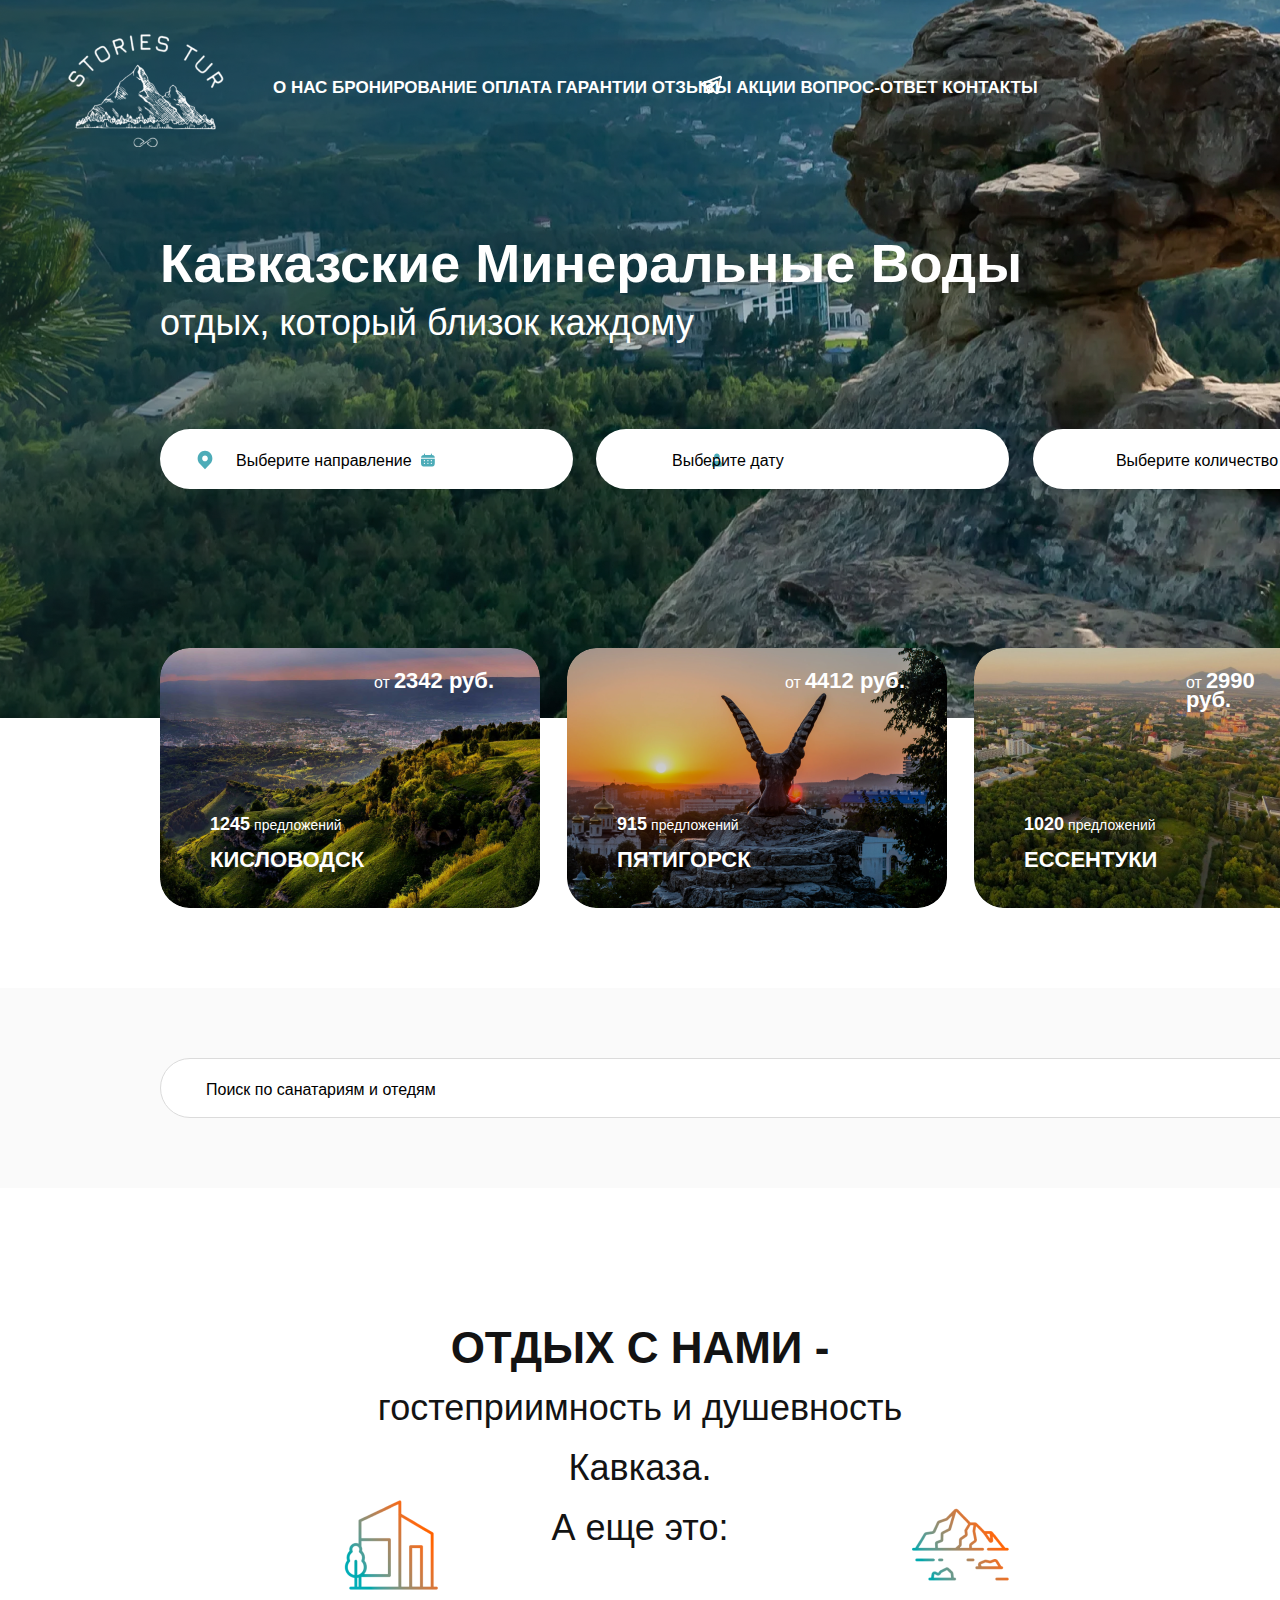
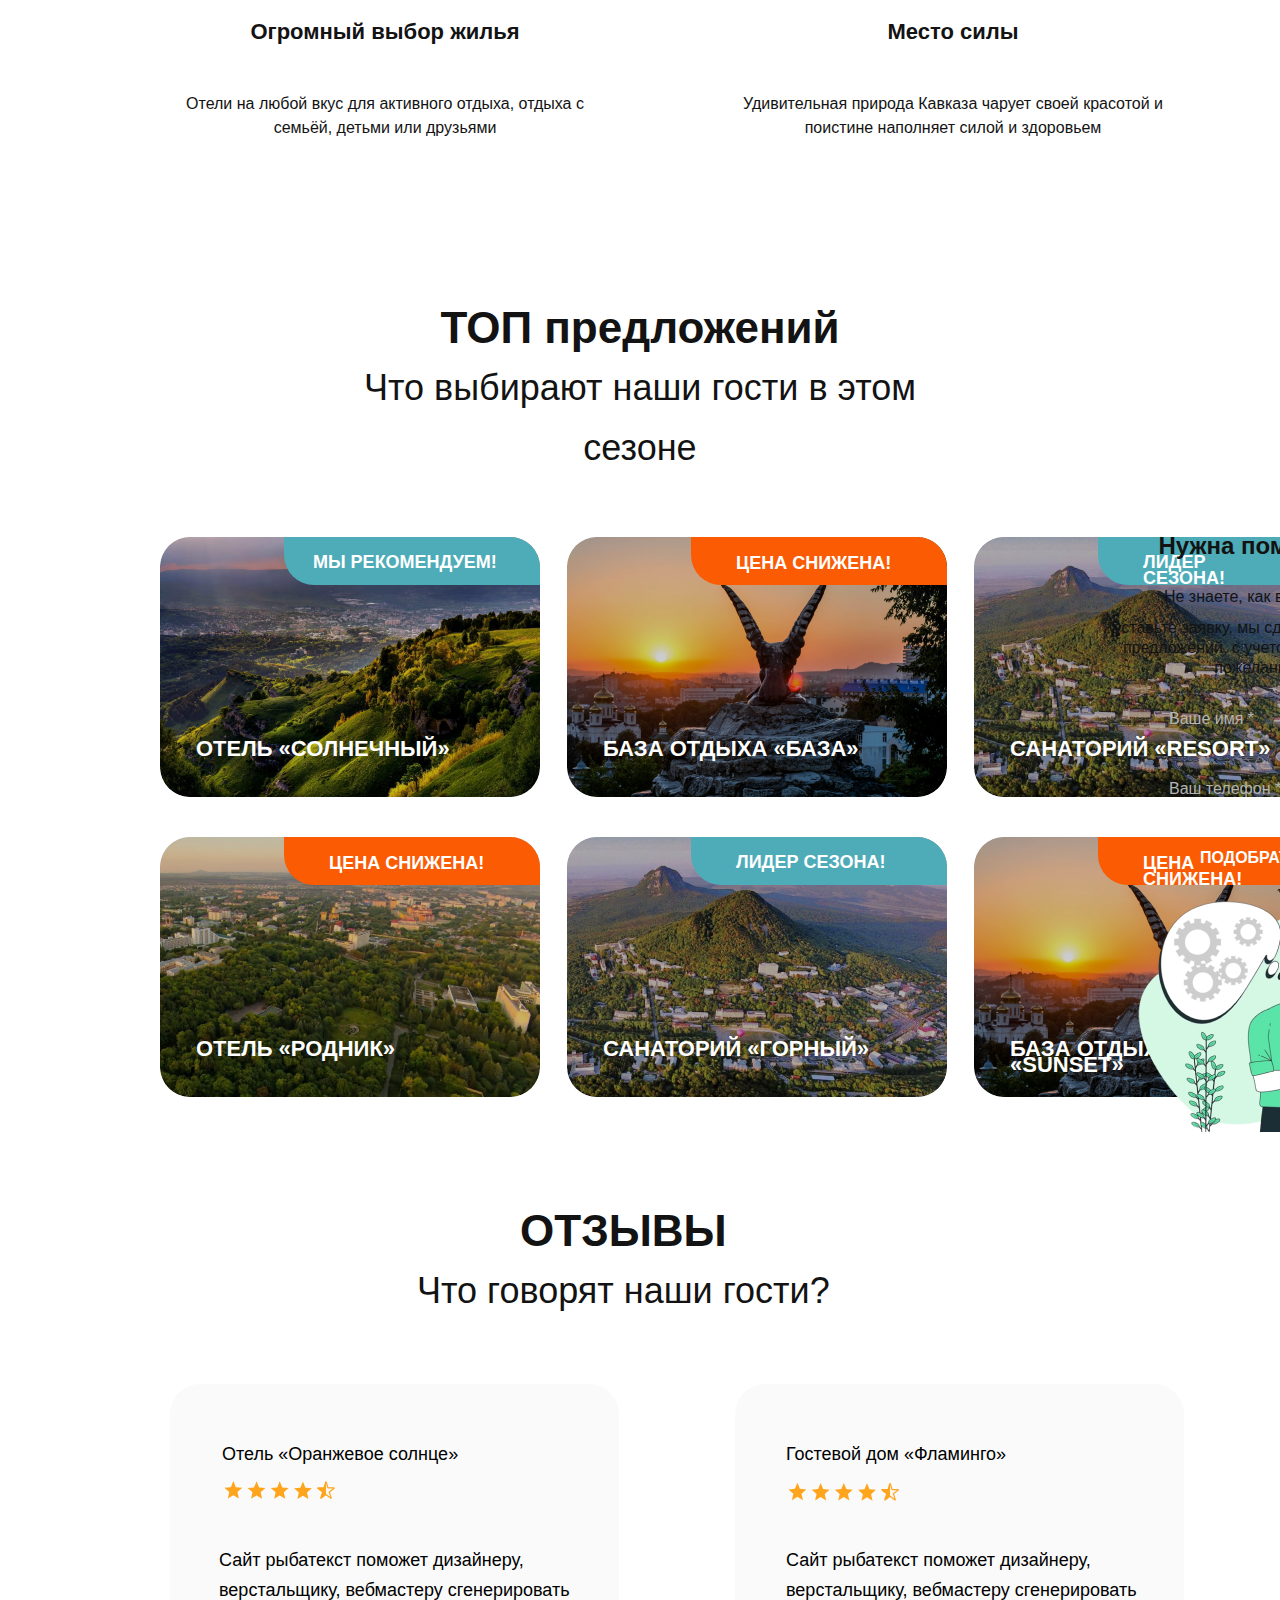
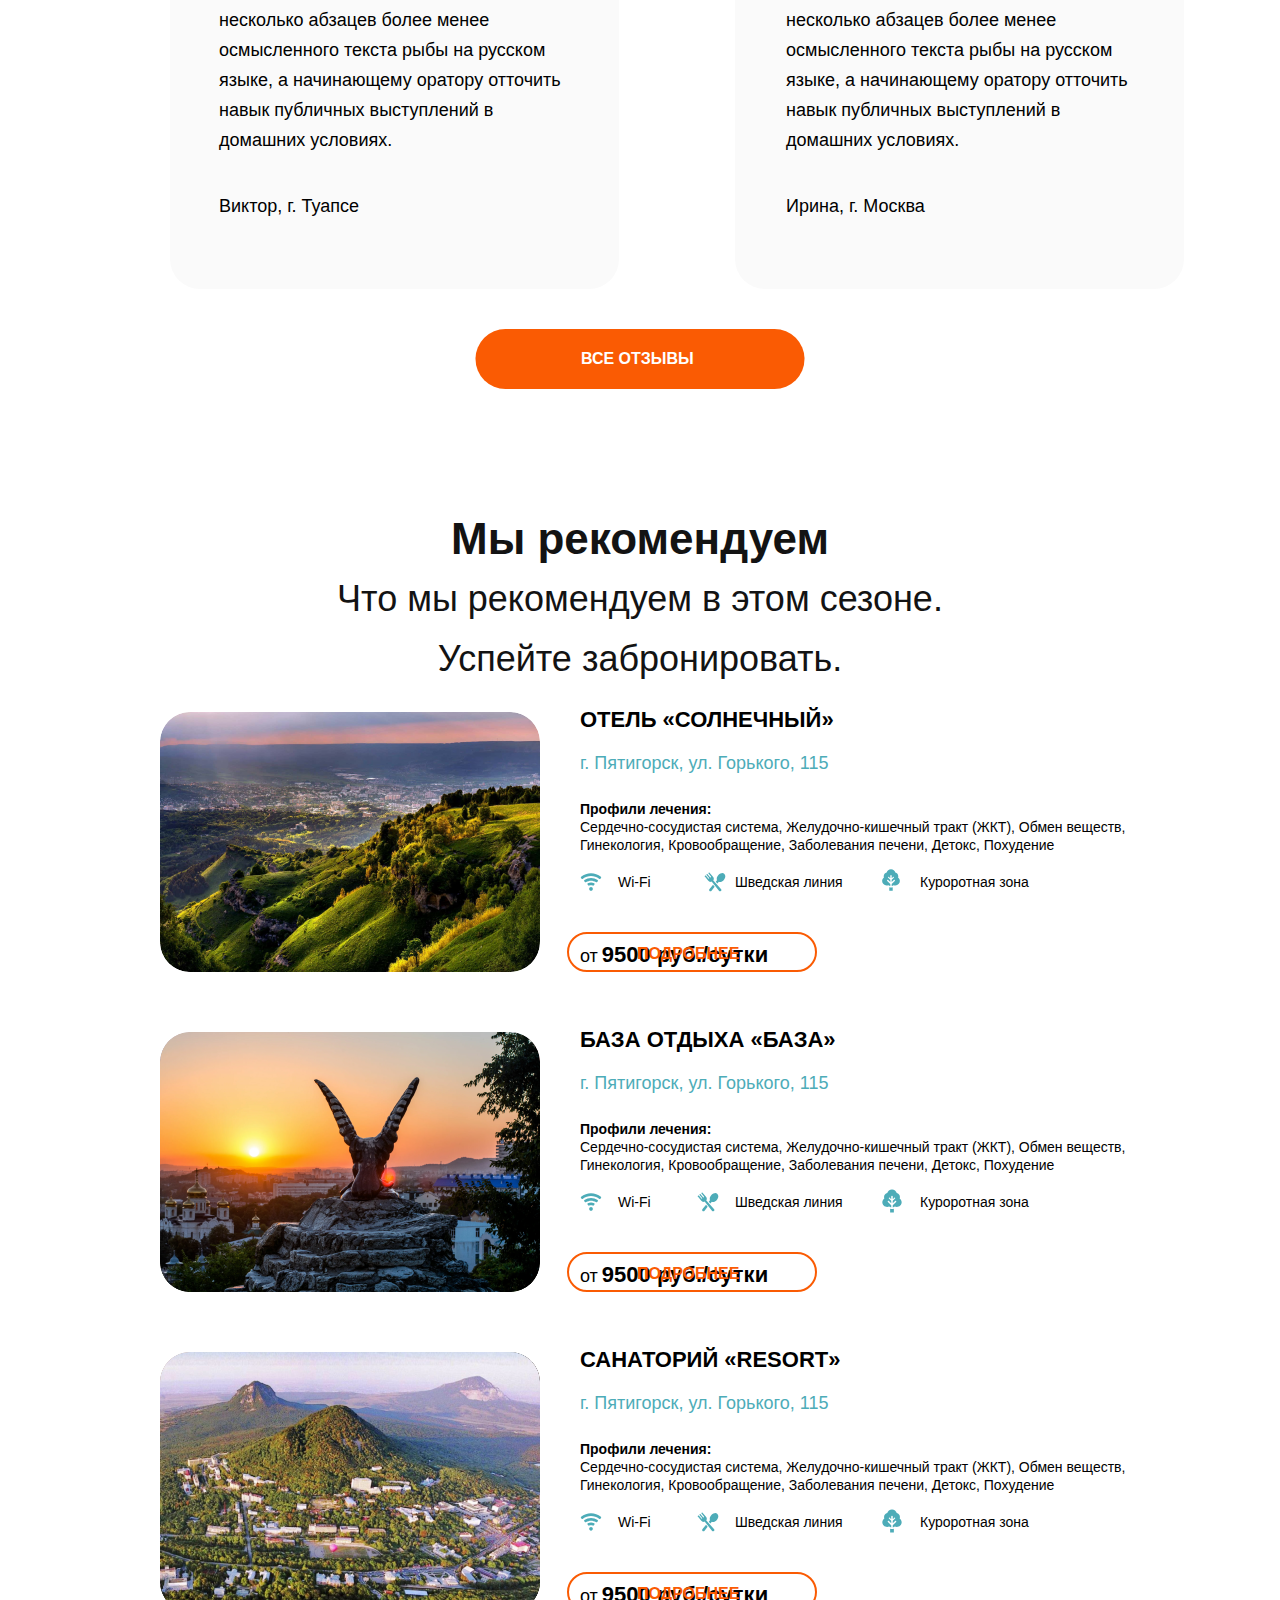
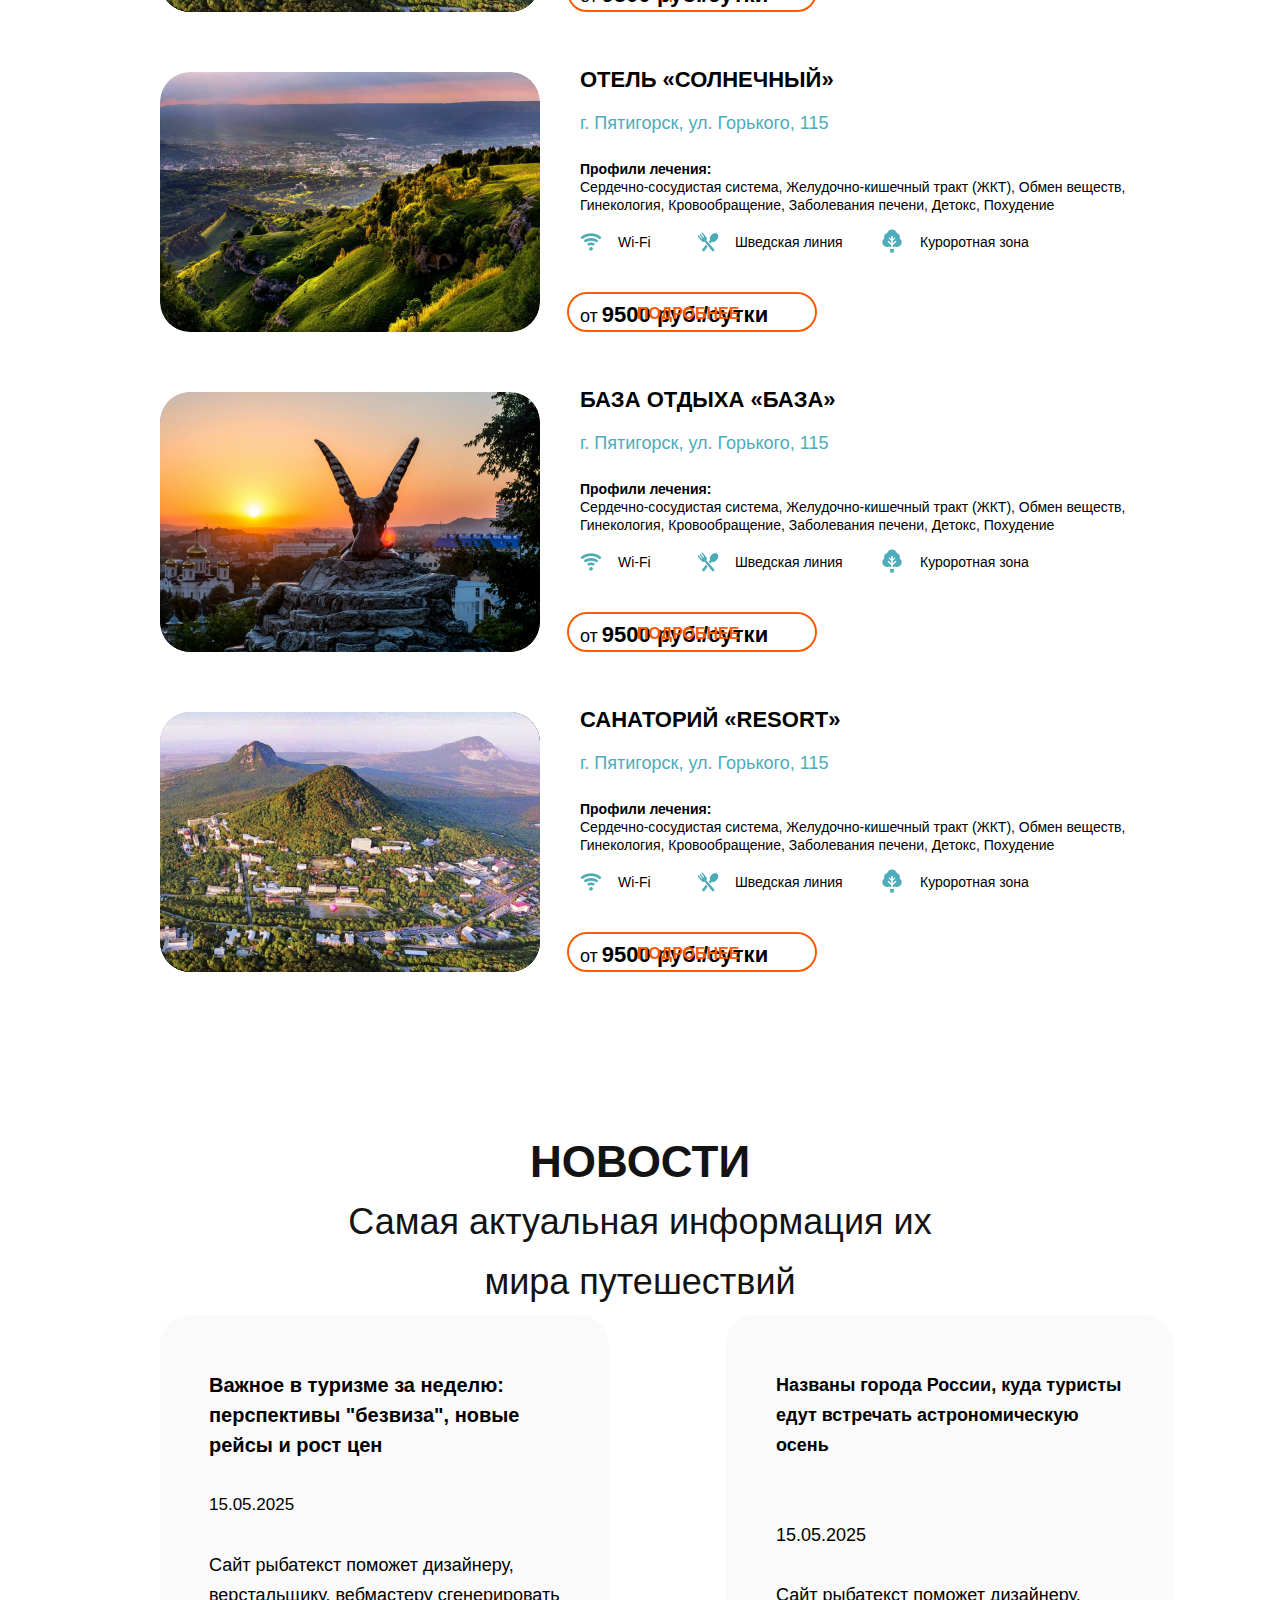
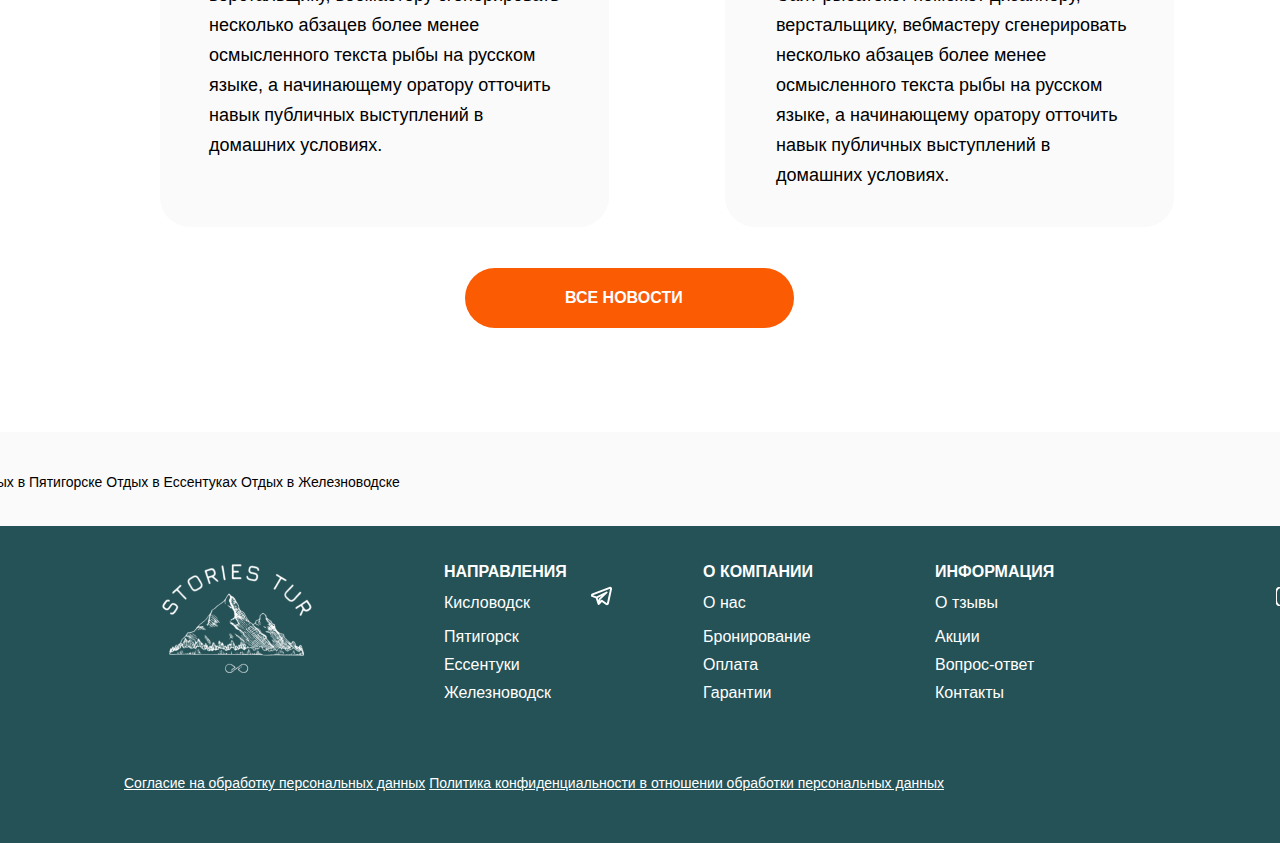
<file: index.html>
<!DOCTYPE html>
<html lang="en">
<head>
  <meta charset="UTF-8">
  <meta http-equiv="X-UA-Compatible" content="IE=edge">
  <meta name="viewport" content="width=device-width, initial-scale=1.0">
  <link rel="stylesheet" href="./vars.css">
  <link rel="stylesheet" href="./style.css">
  
  
  <style>
   a,
   button,
   input,
   select,
   h1,
   h2,
   h3,
   h4,
   h5,
   * {
       box-sizing: border-box;
       margin: 0;
       padding: 0;
       border: none;
       text-decoration: none;
       background: none;
   
       -webkit-font-smoothing: antialiased;
   }
   
   menu, ol, ul {
       list-style-type: none;
       margin: 0;
       padding: 0;
   }
   </style>
  <title>Document</title>
</head>
<body>
  <div class="div">
    <img class="image-2" src="image-20.png" />
    <img class="phone-1-1" src="phone-1-10.svg" />
    <div class="_7-123-456-78-99">+7 123 456 78 99</div>
    <img class="phone-1-12" src="phone-1-11.svg" />
    <div class="_7-789-765-43-21">+7 789 765 43 21</div>
    <img class="logo-1" src="logo-10.png" />
    <div class="c-09-00-21-00">
      c 09:00 до 21:00
      <br />
      в будни
    </div>
    <div class="div2">
      <span>
        <span class="div-2-span">Кавказские Минеральные Воды</span>
        <span class="div-2-span2">
          <br />
        </span>
        <span class="div-2-span3">отдых, который близок каждому</span>
      </span>
    </div>
    <div class="div3">
      О нас бронирование Оплата Гарантии Отзывы Акции Вопрос-ответ Контакты
    </div>
    <img
      class="telegram-alt-svgrepo-com-1"
      src="telegram-alt-svgrepo-com-10.svg"
    />
    <img class="rectangle-5" src="rectangle-50.png" />
    <img class="rectangle-10" src="rectangle-100.png" />
    <img class="rectangle-11" src="rectangle-110.png" />
    <img class="rectangle-9" src="rectangle-90.png" />
    <div class="div5">кисловодск</div>
    <div class="div6">пятигорск</div>
    <div class="div7">ессентуки</div>
    <div class="div8">железноводск</div>
    <div class="_1245">
      <span>
        <span class="_1245-span">1245</span>
        <span class="_1245-span2">предложений</span>
      </span>
    </div>
    <div class="_2342">
      <span>
        <span class="_2342-span">от</span>
        <span class="_2342-span2"></span>
        <span class="_2342-span3">2342 руб.</span>
      </span>
    </div>
    <div class="_4412">
      <span>
        <span class="_4412-span">от</span>
        <span class="_4412-span2">4412 руб.</span>
      </span>
    </div>
    <div class="_2990">
      <span>
        <span class="_2990-span">от</span>
        <span class="_2990-span2">2990 руб.</span>
      </span>
    </div>
    <div class="_2100">
      <span>
        <span class="_2100-span">от</span>
        <span class="_2100-span2">2100 руб.</span>
      </span>
    </div>
    <div class="_915">
      <span>
        <span class="_915-span">915</span>
        <span class="_915-span2">предложений</span>
      </span>
    </div>
    <div class="_1020">
      <span>
        <span class="_1020-span">1020</span>
        <span class="_1020-span2">предложений</span>
      </span>
    </div>
    <div class="_945">
      <span>
        <span class="_945-span">945</span>
        <span class="_945-span2">предложений</span>
      </span>
    </div>
    <div class="rectangle-6"></div>
    <div class="div9">забронировать</div>
    <div class="rectangle-2"></div>
    <div class="map-1">
      <img class="group" src="group0.svg" />
    </div>
    <div class="rectangle-7"></div>
    <img class="group-18" src="group-180.svg" />
    <div class="rectangle-8"></div>
    <img class="group-19" src="group-190.svg" />
    <div class="rectangle-4"></div>
    <div class="div10">забронировать</div>
    <div class="div11">Выберите направление</div>
    <div class="div12">Выберите дату</div>
    <div class="div13">Выберите количество гостей</div>
    <div class="div14">
      <span>
        <span class="div-14-span">
          ОТЗЫВЫ
          <br />
        </span>
        <span class="div-14-span2">Что говорят наши гости?</span>
      </span>
    </div>
    <div class="rectangle-12"></div>
    <div class="rectangle-13"></div>
    <div class="rectangle-14"></div>
    <div class="div15">Отель «Оранжевое солнце»</div>
    <div class="div16">Гостевой дом «Фламинго»</div>
    <div class="div17">Гостевой дом «Как Дома»</div>
    <div class="div18">Виктор, г. Туапсе</div>
    <div class="div19">Ирина, г. Москва</div>
    <div class="div20">Анастасия, г. Нижний Новгород</div>
    <div class="div21">
      Сайт рыбатекст поможет дизайнеру, верстальщику, вебмастеру сгенерировать
      несколько абзацев более менее осмысленного текста рыбы на русском языке, а
      начинающему оратору отточить навык публичных выступлений в домашних
      условиях.
    </div>
    <div class="div22">
      Сайт рыбатекст поможет дизайнеру, верстальщику, вебмастеру сгенерировать
      несколько абзацев более менее осмысленного текста рыбы на русском языке, а
      начинающему оратору отточить навык публичных выступлений в домашних
      условиях.
    </div>
    <div class="div23">
      Сайт рыбатекст поможет дизайнеру, верстальщику, вебмастеру сгенерировать
      несколько абзацев более менее осмысленного текста рыбы на русском языке, а
      начинающему оратору отточить навык публичных выступлений в домашних
      условиях.
    </div>
    <img class="group-11" src="group-110.svg" />
    <img class="group-12" src="group-120.svg" />
    <img class="group-13" src="group-130.svg" />
    <div class="group-17">
      <div class="rectangle-24"></div>
      <div class="div24">Все отзывы</div>
    </div>
    <div class="div25">
      <span>
        <span class="div-25-span">
          НОВОСТИ
          <br />
        </span>
        <span class="div-25-span2">
          Самая актуальная информация их мира путешествий
        </span>
      </span>
    </div>
    <div class="rectangle-122"></div>
    <div class="rectangle-132"></div>
    <div class="rectangle-142"></div>
    <div class="_12-04-2025">
      <span>
        <span class="_12-04-2025-span">
          Важное в туризме за неделю: перспективы &quot;безвиза&quot;, новые рейсы
          и рост цен
          <br />
        </span>
        <span class="_12-04-2025-span2">
          <br />
        </span>
        <span class="_12-04-2025-span3">
          15.05.2025
          <br />
        </span>
        <span class="_12-04-2025-span2">
          <br />
          Сайт рыбатекст поможет дизайнеру, верстальщику, вебмастеру сгенерировать
          несколько абзацев более менее осмысленного текста рыбы на русском языке,
          а начинающему оратору отточить навык публичных выступлений в домашних
          условиях.
        </span>
      </span>
    </div>
    <div class="_15-05-2025">
      <span>
        <span class="_15-05-2025-span">
          Названы города России, куда туристы едут встречать астрономическую осень
          <br />
        </span>
        <span class="_15-05-2025-span2">
          <br />
          <br />
          15.05.2025
          <br />
          <br />
          Сайт рыбатекст поможет дизайнеру, верстальщику, вебмастеру сгенерировать
          несколько абзацев более менее осмысленного текста рыбы на русском языке,
          а начинающему оратору отточить навык публичных выступлений в домашних
          условиях.
        </span>
      </span>
    </div>
    <div class="_15-05-20252">
      <span>
        <span class="_15-05-20252-span">
          Эксперты выяснили, какие фильмы россияне смотрят в дороге и на отдыхе
          <br />
        </span>
        <span class="_15-05-20252-span2">
          <br />
          <br />
          15.05.2025
          <br />
          <br />
          Сайт рыбатекст поможет дизайнеру, верстальщику, вебмастеру сгенерировать
          несколько абзацев более менее осмысленного текста рыбы на русском языке,
          а начинающему оратору отточить навык публичных выступлений в домашних
          условиях.
        </span>
      </span>
    </div>
    <div class="rectangle-242"></div>
    <div class="div26">Все новости</div>
    <div class="div27">
      <span>
        <span class="div-27-span">
          ТОП предложений
          <br />
        </span>
        <span class="div-27-span2">Что выбирают наши гости в этом сезоне</span>
      </span>
    </div>
    <div class="group-8">
      <div class="_1">
        <img class="rectangle-15" src="rectangle-150.png" />
        <div class="div28">отель «солнечный»</div>
        <div class="rectangle-22"></div>
        <div class="div29">мы рекомендуем!</div>
      </div>
      <div class="_2">
        <img class="rectangle-16" src="rectangle-160.png" />
        <div class="div30">база отдыха «база»</div>
        <div class="rectangle-21"></div>
        <div class="div31">цена снижена!</div>
      </div>
      <div class="_4">
        <img class="rectangle-18" src="rectangle-180.png" />
        <div class="resort">санаторий «Resort»</div>
        <div class="rectangle-20"></div>
        <div class="div32">лидер сезона!</div>
      </div>
      <div class="_3">
        <img class="rectangle-17" src="rectangle-170.png" />
        <div class="div33">отель «родник»</div>
        <div class="rectangle-19"></div>
        <div class="div34">цена снижена!</div>
      </div>
      <div class="_5">
        <img class="rectangle-182" src="rectangle-181.png" />
        <div class="div35">санаторий «горный»</div>
        <div class="rectangle-202"></div>
        <div class="div36">лидер сезона!</div>
      </div>
      <div class="_6">
        <img class="rectangle-162" src="rectangle-161.png" />
        <div class="sunset">база отдыха «SUNSET»</div>
        <div class="rectangle-212"></div>
        <div class="div37">цена снижена!</div>
      </div>
    </div>
    <div class="rectangle-23"></div>
    <div class="div38">
      <span>
        <span class="div-38-span">
          Нужна помощь?
          <br />
        </span>
        <span class="div-38-span2">
          Не знаете, как выбрать?
          <br />
        </span>
        <span class="div-38-span3">
          Оставьте заявку, мы сделаем подборку предложений, с учетом всех Ваших
          пожеланий
        </span>
      </span>
    </div>
    <div class="div39">
      <div class="rectangle-243"></div>
      <div class="div40">подобрать</div>
    </div>
    <div class="div41">
      <div class="rectangle-244"></div>
      <div class="div42">Ваше имя *</div>
      <div class="rectangle-25"></div>
      <div class="div43">Ваш телефон *</div>
    </div>
    <img class="_00-4" src="_00-40.png" />
    <div class="div44">
      <span>
        <span class="div-44-span">
          Мы рекомендуем
          <br />
        </span>
        <span class="div-44-span2">
          Что мы рекомендуем в этом сезоне. Успейте забронировать.
        </span>
      </span>
    </div>
    <div class="group-82">
      <div class="_12">
        <img class="rectangle-152" src="rectangle-151.png" />
        <div class="div45">отель «солнечный»</div>
        <div class="_115">г. Пятигорск, ул. Горького, 115</div>
        <div class="div46">
          <span>
            <span class="div-46-span">
              Профили лечения:
              <br />
            </span>
            <span class="div-46-span2">
              Сердечно-сосудистая система, Желудочно-кишечный тракт (ЖКТ), Обмен
              веществ,
              <br />
              Гинекология, Кровообращение, Заболевания печени, Детокс, Похудение
            </span>
          </span>
        </div>
        <div class="wi-fi">Wi-Fi</div>
        <div class="div47">Шведская линия</div>
        <div class="div48">Куроротная зона</div>
        <div class="_9500">
          <span>
            <span class="_9500-span">от</span>
            <span class="_9500-span2"></span>
            <span class="_9500-span3">9500 руб./сутки</span>
          </span>
        </div>
        <img class="wifi-1" src="wifi-10.svg" />
        <div class="food-1">
          <img class="group2" src="group1.svg" />
        </div>
        <div class="tree-1">
          <img class="group3" src="group2.svg" />
        </div>
        <div class="group-172">
          <div class="rectangle-245"></div>
          <div class="div49">подробнее</div>
        </div>
      </div>
      <div class="_52">
        <img class="rectangle-153" src="rectangle-152.png" />
        <img class="rectangle-163" src="rectangle-162.png" />
        <div class="div50">база отдыха «база»</div>
        <div class="_1152">г. Пятигорск, ул. Горького, 115</div>
        <div class="div51">
          <span>
            <span class="div-51-span">
              Профили лечения:
              <br />
            </span>
            <span class="div-51-span2">
              Сердечно-сосудистая система, Желудочно-кишечный тракт (ЖКТ), Обмен
              веществ,
              <br />
              Гинекология, Кровообращение, Заболевания печени, Детокс, Похудение
            </span>
          </span>
        </div>
        <div class="wi-fi2">Wi-Fi</div>
        <div class="div52">Шведская линия</div>
        <div class="div53">Куроротная зона</div>
        <div class="_95002">
          <span>
            <span class="_95002-span">от</span>
            <span class="_95002-span2"></span>
            <span class="_95002-span3">9500 руб./сутки</span>
          </span>
        </div>
        <img class="wifi-12" src="wifi-11.svg" />
        <div class="food-12">
          <img class="group4" src="group3.svg" />
        </div>
        <div class="tree-12">
          <img class="group5" src="group4.svg" />
        </div>
        <div class="group-172">
          <div class="rectangle-246"></div>
          <div class="div54">подробнее</div>
        </div>
      </div>
      <div class="_7">
        <img class="rectangle-154" src="rectangle-153.png" />
        <div class="div55">отель «солнечный»</div>
        <div class="_1153">г. Пятигорск, ул. Горького, 115</div>
        <div class="div56">
          <span>
            <span class="div-56-span">
              Профили лечения:
              <br />
            </span>
            <span class="div-56-span2">
              Сердечно-сосудистая система, Желудочно-кишечный тракт (ЖКТ), Обмен
              веществ,
              <br />
              Гинекология, Кровообращение, Заболевания печени, Детокс, Похудение
            </span>
          </span>
        </div>
        <div class="wi-fi3">Wi-Fi</div>
        <div class="div57">Шведская линия</div>
        <div class="div58">Куроротная зона</div>
        <div class="_95003">
          <span>
            <span class="_95003-span">от</span>
            <span class="_95003-span2"></span>
            <span class="_95003-span3">9500 руб./сутки</span>
          </span>
        </div>
        <img class="wifi-13" src="wifi-12.svg" />
        <div class="food-13">
          <img class="group6" src="group5.svg" />
        </div>
        <div class="tree-13">
          <img class="group7" src="group6.svg" />
        </div>
        <div class="group-172">
          <div class="rectangle-247"></div>
          <div class="div59">подробнее</div>
        </div>
      </div>
      <div class="_8">
        <img class="rectangle-155" src="rectangle-154.png" />
        <img class="rectangle-164" src="rectangle-163.png" />
        <div class="div60">база отдыха «база»</div>
        <div class="_1154">г. Пятигорск, ул. Горького, 115</div>
        <div class="div61">
          <span>
            <span class="div-61-span">
              Профили лечения:
              <br />
            </span>
            <span class="div-61-span2">
              Сердечно-сосудистая система, Желудочно-кишечный тракт (ЖКТ), Обмен
              веществ,
              <br />
              Гинекология, Кровообращение, Заболевания печени, Детокс, Похудение
            </span>
          </span>
        </div>
        <div class="wi-fi4">Wi-Fi</div>
        <div class="div62">Шведская линия</div>
        <div class="div63">Куроротная зона</div>
        <div class="_95004">
          <span>
            <span class="_95004-span">от</span>
            <span class="_95004-span2"></span>
            <span class="_95004-span3">9500 руб./сутки</span>
          </span>
        </div>
        <img class="wifi-14" src="wifi-13.svg" />
        <div class="food-14">
          <img class="group8" src="group7.svg" />
        </div>
        <div class="tree-14">
          <img class="group9" src="group8.svg" />
        </div>
        <div class="group-172">
          <div class="rectangle-248"></div>
          <div class="div64">подробнее</div>
        </div>
      </div>
      <div class="_62">
        <img class="rectangle-156" src="rectangle-155.png" />
        <img class="rectangle-165" src="rectangle-164.png" />
        <img class="rectangle-183" src="rectangle-182.png" />
        <div class="resort2">санаторий «Resort»</div>
        <div class="_1155">г. Пятигорск, ул. Горького, 115</div>
        <div class="div65">
          <span>
            <span class="div-65-span">
              Профили лечения:
              <br />
            </span>
            <span class="div-65-span2">
              Сердечно-сосудистая система, Желудочно-кишечный тракт (ЖКТ), Обмен
              веществ,
              <br />
              Гинекология, Кровообращение, Заболевания печени, Детокс, Похудение
            </span>
          </span>
        </div>
        <div class="wi-fi5">Wi-Fi</div>
        <div class="div66">Шведская линия</div>
        <div class="div67">Куроротная зона</div>
        <div class="_95005">
          <span>
            <span class="_95005-span">от</span>
            <span class="_95005-span2"></span>
            <span class="_95005-span3">9500 руб./сутки</span>
          </span>
        </div>
        <img class="wifi-15" src="wifi-14.svg" />
        <div class="food-15">
          <img class="group10" src="group9.svg" />
        </div>
        <div class="tree-15">
          <img class="group11" src="group10.svg" />
        </div>
        <div class="group-172">
          <div class="rectangle-249"></div>
          <div class="div68">подробнее</div>
        </div>
      </div>
      <div class="_9">
        <img class="rectangle-157" src="rectangle-156.png" />
        <img class="rectangle-166" src="rectangle-165.png" />
        <img class="rectangle-184" src="rectangle-183.png" />
        <div class="resort3">санаторий «Resort»</div>
        <div class="_1156">г. Пятигорск, ул. Горького, 115</div>
        <div class="div69">
          <span>
            <span class="div-69-span">
              Профили лечения:
              <br />
            </span>
            <span class="div-69-span2">
              Сердечно-сосудистая система, Желудочно-кишечный тракт (ЖКТ), Обмен
              веществ,
              <br />
              Гинекология, Кровообращение, Заболевания печени, Детокс, Похудение
            </span>
          </span>
        </div>
        <div class="wi-fi6">Wi-Fi</div>
        <div class="div70">Шведская линия</div>
        <div class="div71">Куроротная зона</div>
        <div class="_95006">
          <span>
            <span class="_95006-span">от</span>
            <span class="_95006-span2"></span>
            <span class="_95006-span3">9500 руб./сутки</span>
          </span>
        </div>
        <img class="wifi-16" src="wifi-15.svg" />
        <div class="food-16">
          <img class="group12" src="group11.svg" />
        </div>
        <div class="tree-16">
          <img class="group13" src="group12.svg" />
        </div>
        <div class="group-172">
          <div class="rectangle-2410"></div>
          <div class="div72">подробнее</div>
        </div>
      </div>
    </div>
    <div class="rectangle-232"></div>
    <div class="rectangle-2411"></div>
    <div class="div73">подобрать</div>
    <div class="rectangle-32"></div>
    <div class="div74">
      Отдых в Кисловодске Отдых в Пятигорске Отдых в Ессентуках Отдых в
      Железноводске
    </div>
    <div class="rectangle-252"></div>
    <div class="div75">
      <span>
        <span class="div-75-span">Согласие на обработку персональных данных</span>
        <span class="div-75-span2"></span>
        <span class="div-75-span">
          Политика конфиденциальности в отношении обработки персональных данных
        </span>
      </span>
    </div>
    <img class="logo-2" src="logo-20.png" />
    <div class="div76">
      <span>
        <span class="div-76-span">
          направления
          <br />
        </span>
        <span class="div-76-span2">
          Кисловодск
          <br />
        </span>
        <span class="div-76-span3">
          Пятигорск
          <br />
          Ессентуки
          <br />
          Железноводск
        </span>
      </span>
    </div>
    <div class="div77">
      <span>
        <span class="div-77-span">
          о компании
          <br />
        </span>
        <span class="div-77-span2">
          О нас
          <br />
        </span>
        <span class="div-77-span3">
          Бронирование
          <br />
          Оплата
          <br />
          Гарантии
        </span>
      </span>
    </div>
    <div class="div78">
      <span>
        <span class="div-78-span">
          информация
          <br />
        </span>
        <span class="div-78-span2">О</span>
        <span class="div-78-span3">
          тзывы
          <br />
          Акции
          <br />
          Вопрос-ответ
          <br />
          Контакты
        </span>
      </span>
    </div>
    <div class="group-32">
      <img class="phone-1-13" src="phone-1-12.svg" />
      <div class="_7-123-456-78-992">+7 123 456 78 99</div>
    </div>
    <div class="group-42">
      <img class="phone-1-14" src="phone-1-13.svg" />
      <div class="_7-789-765-43-212">+7 789 765 43 21</div>
    </div>
    <div class="c-09-00-21-002">
      c 09:00 до 21:00
      <br />
      в будни
    </div>
    <img
      class="telegram-alt-svgrepo-com-12"
      src="telegram-alt-svgrepo-com-11.svg"
    />
    <div class="group-22">
      <div class="rectangle-62"></div>
      <div class="div79">забронировать</div>
    </div>
    <div class="instagram-svgrepo-com-1">
      <img class="group-5" src="group-50.svg" />
    </div>
    <div class="instagram-svgrepo-com-12">
      <img class="group-52" src="group-51.svg" />
    </div>
    <div class="div80">
      <span>
        <span class="div-80-span">ОТДЫХ С НАМИ -</span>
        <span class="div-80-span2"></span>
        <span class="div-80-span3">
          гостеприимность и душевность Кавказа.
          <br />
          А еще это:
        </span>
      </span>
    </div>
    <div class="div81">
      <span>
        <span class="div-81-span">
          Огромный выбор жилья
          <br />
          <br />
        </span>
        <span class="div-81-span2">
          Отели на любой вкус для активного отдыха, отдыха с семьёй, детьми или
          друзьями
        </span>
      </span>
    </div>
    <div class="div82">
      <span>
        <span class="div-82-span">
          Место силы
          <br />
          <br />
        </span>
        <span class="div-82-span2">
          Удивительная природа Кавказа чарует своей красотой и поистине наполняет
          силой и здоровьем
        </span>
      </span>
    </div>
    <div class="_40">
      <span>
        <span class="_40-span">
          Вода - источник жизни
          <br />
          <br />
        </span>
        <span class="_40-span2">
          Более 40 термальных источников Кавказа ежегодно щедро делится с гостями
          уникальными природными свойствами лечебной воды
        </span>
      </span>
    </div>
    <img class="_001" src="_0010.png" />
    <img class="_002" src="_0020.png" />
    <img class="_003" src="_0030.png" />
    <div class="rectangle-27"></div>
    <div class="rectangle-26"></div>
    <div class="rectangle-42"></div>
    <div class="div83">найти</div>
    <div class="div84">Поиск по санатариям и отедям</div>
    <div class="div85">Город</div>
    <div class="div86">
      Кисловодск
      <br />
      Пятигорск
      <br />
      Ессентуки
      <br />
      Железноводск
    </div>
    <div class="rectangle-28"></div>
    <div class="rectangle-29"></div>
    <div class="rectangle-30"></div>
    <div class="rectangle-31"></div>
    <div class="div87">Тип питания</div>
    <div class="div88">
      Шведский стол
      <br />
      Меню-заказ
      <br />
      Завтрак
    </div>
    <div class="rectangle-282"></div>
    <div class="rectangle-292"></div>
    <div class="rectangle-302"></div>
    <div class="div89">Город</div>
    <div class="div90">
      Кисловодск
      <br />
      Пятигорск
      <br />
      Ессентуки
      <br />
      Железноводск
    </div>
    <div class="rectangle-283"></div>
    <div class="rectangle-293"></div>
    <div class="rectangle-303"></div>
    <div class="rectangle-312"></div>
    <div class="div91">Тип питания</div>
    <div class="div92">
      Шведский стол
      <br />
      Меню-заказ
      <br />
      Завтрак
    </div>
    <div class="rectangle-284"></div>
    <div class="rectangle-294"></div>
    <div class="rectangle-304"></div>
    <div class="div93">Город</div>
    <div class="div94">
      Кисловодск
      <br />
      Пятигорск
      <br />
      Ессентуки
      <br />
      Железноводск
    </div>
    <div class="rectangle-285"></div>
    <div class="rectangle-295"></div>
    <div class="rectangle-305"></div>
    <div class="rectangle-313"></div>
    <div class="div95">Тип питания</div>
    <div class="div96">
      Шведский стол
      <br />
      Меню-заказ
      <br />
      Завтрак
    </div>
    <div class="rectangle-286"></div>
    <div class="rectangle-296"></div>
    <div class="rectangle-306"></div>
    <div class="div97">Город</div>
    <div class="div98">
      Кисловодск
      <br />
      Пятигорск
      <br />
      Ессентуки
      <br />
      Железноводск
    </div>
    <div class="rectangle-287"></div>
    <div class="rectangle-297"></div>
    <div class="rectangle-307"></div>
    <div class="rectangle-314"></div>
    <div class="div99">Тип питания</div>
    <div class="div100">
      Шведский стол
      <br />
      Меню-заказ
      <br />
      Завтрак
    </div>
    <div class="rectangle-288"></div>
    <div class="rectangle-298"></div>
    <div class="rectangle-308"></div>
    <div class="arrow-sm-up-svgrepo-com-1">
      <img class="group-322" src="group-320.svg" />
    </div>
  </div>
  
</body>
</html>
</file>
<file: vars.css>
/* Figma Styles of your File */
:root {
  /* Colors */
  /* Fonts */
  /* Effects */
}
/* Figma Color Variables of your File */
</file>
<file: style.css>
.div,
.div * {
  box-sizing: border-box;
}
.div {
  background: #ffffff;
  height: 7243px;
  position: relative;
  overflow: hidden;
}
.image-2 {
  background: linear-gradient(
    105.24deg,
    rgba(21, 50, 53, 0.6) 0%,
    rgba(0, 0, 0, 0) 100%
  );
  width: 1938px;
  height: 718px;
  position: absolute;
  left: calc(50% - 978px);
  top: 0px;
  object-fit: cover;
}
.group-3 {
  position: absolute;
  inset: 0;
}
.phone-1-1 {
  width: 26px;
  height: 26px;
  position: absolute;
  left: 1598px;
  top: 86px;
  overflow: visible;
}
._7-123-456-78-99 {
  color: #ffffff;
  text-align: left;
  font-family: "GothamPro-Bold", sans-serif;
  font-size: 24px;
  line-height: 20px;
  font-weight: 700;
  text-transform: uppercase;
  position: absolute;
  left: 1634px;
  top: 89px;
}
.group-4 {
  position: absolute;
  inset: 0;
}
.phone-1-12 {
  width: 26px;
  height: 26px;
  position: absolute;
  left: 1598px;
  top: 52px;
  overflow: visible;
}
._7-789-765-43-21 {
  color: #ffffff;
  text-align: left;
  font-family: "GothamPro-Bold", sans-serif;
  font-size: 24px;
  line-height: 20px;
  font-weight: 700;
  text-transform: uppercase;
  position: absolute;
  left: 1634px;
  top: 55px;
}
.logo-1 {
  width: 160px;
  height: 114.29px;
  position: absolute;
  left: 66px;
  top: 33px;
  object-fit: cover;
}
.c-09-00-21-00 {
  color: #ffffff;
  text-align: left;
  font-family: "GothamPro-Regular", sans-serif;
  font-size: 14px;
  line-height: 18px;
  font-weight: 400;
  position: absolute;
  left: 1452px;
  top: 68px;
}
.div2 {
  color: #ffffff;
  text-align: left;
  position: absolute;
  left: 160px;
  top: 232px;
}
.div-2-span {
  font-family: "GothamPro-Bold", sans-serif;
  font-size: 54px;
  line-height: 60px;
  font-weight: 700;
}
.div-2-span2 {
  font-family: "GothamPro-Bold", sans-serif;
  font-size: 60px;
  line-height: 60px;
  font-weight: 700;
}
.div-2-span3 {
  font-family: "GothamPro-Regular", sans-serif;
  font-size: 36px;
  line-height: 60px;
  font-weight: 400;
}
.div3 {
  color: #ffffff;
  text-align: left;
  font-family: "GothamPro-Bold", sans-serif;
  font-size: 17px;
  line-height: 60px;
  font-weight: 700;
  text-transform: uppercase;
  position: absolute;
  left: 273px;
  top: 58px;
}
.telegram-alt-svgrepo-com-1 {
  width: 23px;
  height: 22px;
  position: absolute;
  right: 557px;
  top: 74px;
  overflow: visible;
}
.div4 {
  position: absolute;
  inset: 0;
}
.rectangle-5 {
  background: linear-gradient(to left, rgba(0, 0, 0, 0.2), rgba(0, 0, 0, 0.2));
  border-radius: 30px;
  width: 380px;
  height: 260px;
  position: absolute;
  left: 160px;
  top: 648px;
  object-fit: cover;
}
.rectangle-10 {
  background: linear-gradient(to left, rgba(0, 0, 0, 0.2), rgba(0, 0, 0, 0.2));
  border-radius: 30px;
  width: 380px;
  height: 260px;
  position: absolute;
  left: 567px;
  top: 648px;
  object-fit: cover;
}
.rectangle-11 {
  background: linear-gradient(to left, rgba(0, 0, 0, 0.2), rgba(0, 0, 0, 0.2));
  border-radius: 30px;
  width: 380px;
  height: 260px;
  position: absolute;
  left: 974px;
  top: 648px;
  object-fit: cover;
}
.rectangle-9 {
  background: linear-gradient(to left, rgba(0, 0, 0, 0.3), rgba(0, 0, 0, 0.3));
  border-radius: 30px;
  width: 380px;
  height: 260px;
  position: absolute;
  left: 1380px;
  top: 648px;
  object-fit: cover;
}
.div5 {
  color: #ffffff;
  text-align: left;
  font-family: "GothamPro-Bold", sans-serif;
  font-size: 22px;
  line-height: 16px;
  font-weight: 700;
  text-transform: uppercase;
  position: absolute;
  left: 210px;
  top: 852px;
}
.div6 {
  color: #ffffff;
  text-align: left;
  font-family: "GothamPro-Bold", sans-serif;
  font-size: 22px;
  line-height: 16px;
  font-weight: 700;
  text-transform: uppercase;
  position: absolute;
  left: 617px;
  top: 852px;
}
.div7 {
  color: #ffffff;
  text-align: left;
  font-family: "GothamPro-Bold", sans-serif;
  font-size: 22px;
  line-height: 16px;
  font-weight: 700;
  text-transform: uppercase;
  position: absolute;
  left: 1024px;
  top: 852px;
}
.div8 {
  color: #ffffff;
  text-align: left;
  font-family: "GothamPro-Bold", sans-serif;
  font-size: 22px;
  line-height: 16px;
  font-weight: 700;
  text-transform: uppercase;
  position: absolute;
  left: 1430px;
  top: 852px;
}
._1245 {
  color: #ffffff;
  text-align: left;
  position: absolute;
  left: 210px;
  top: 816px;
}
._1245-span {
  font-family: "GothamPro-Bold", sans-serif;
  font-size: 18px;
  line-height: 16px;
  font-weight: 700;
}
._1245-span2 {
  font-family: "GothamPro-Regular", sans-serif;
  font-size: 14px;
  line-height: 16px;
  font-weight: 400;
}
._2342 {
  color: #ffffff;
  text-align: left;
  position: absolute;
  left: 374px;
  top: 673px;
}
._2342-span {
  font-family: "GothamPro-Regular", sans-serif;
  font-size: 16px;
  line-height: 16px;
  font-weight: 400;
}
._2342-span2 {
  font-family: "GothamPro-Regular", sans-serif;
  font-size: 18px;
  line-height: 16px;
  font-weight: 400;
}
._2342-span3 {
  font-family: "GothamPro-Bold", sans-serif;
  font-size: 22px;
  line-height: 16px;
  font-weight: 700;
}
._4412 {
  color: #ffffff;
  text-align: left;
  position: absolute;
  left: 785px;
  top: 673px;
}
._4412-span {
  font-family: "GothamPro-Regular", sans-serif;
  font-size: 16px;
  line-height: 16px;
  font-weight: 400;
}
._4412-span2 {
  font-family: "GothamPro-Bold", sans-serif;
  font-size: 22px;
  line-height: 16px;
  font-weight: 700;
}
._2990 {
  color: #ffffff;
  text-align: left;
  position: absolute;
  left: 1186px;
  top: 673px;
}
._2990-span {
  font-family: "GothamPro-Regular", sans-serif;
  font-size: 16px;
  line-height: 16px;
  font-weight: 400;
}
._2990-span2 {
  font-family: "GothamPro-Bold", sans-serif;
  font-size: 22px;
  line-height: 16px;
  font-weight: 700;
}
._2100 {
  color: #ffffff;
  text-align: left;
  position: absolute;
  left: 1596px;
  top: 673px;
}
._2100-span {
  font-family: "GothamPro-Regular", sans-serif;
  font-size: 16px;
  line-height: 16px;
  font-weight: 400;
}
._2100-span2 {
  font-family: "GothamPro-Bold", sans-serif;
  font-size: 22px;
  line-height: 16px;
  font-weight: 700;
}
._915 {
  color: #ffffff;
  text-align: left;
  position: absolute;
  left: 617px;
  top: 816px;
}
._915-span {
  font-family: "GothamPro-Bold", sans-serif;
  font-size: 18px;
  line-height: 16px;
  font-weight: 700;
}
._915-span2 {
  font-family: "GothamPro-Regular", sans-serif;
  font-size: 14px;
  line-height: 16px;
  font-weight: 400;
}
._1020 {
  color: #ffffff;
  text-align: left;
  position: absolute;
  left: 1024px;
  top: 816px;
}
._1020-span {
  font-family: "GothamPro-Bold", sans-serif;
  font-size: 18px;
  line-height: 16px;
  font-weight: 700;
}
._1020-span2 {
  font-family: "GothamPro-Regular", sans-serif;
  font-size: 14px;
  line-height: 16px;
  font-weight: 400;
}
._945 {
  color: #ffffff;
  text-align: left;
  position: absolute;
  left: 1431px;
  top: 816px;
}
._945-span {
  font-family: "GothamPro-Bold", sans-serif;
  font-size: 18px;
  line-height: 16px;
  font-weight: 700;
}
._945-span2 {
  font-family: "GothamPro-Regular", sans-serif;
  font-size: 14px;
  line-height: 16px;
  font-weight: 400;
}
.group-2 {
  position: absolute;
  inset: 0;
}
.rectangle-6 {
  background: #4dacb8;
  border-radius: 60px;
  width: 247px;
  height: 48px;
  position: absolute;
  left: 1602px;
  top: 124px;
}
.div9 {
  color: #ffffff;
  text-align: left;
  font-family: "GothamPro-Bold", sans-serif;
  font-size: 16px;
  line-height: 22px;
  font-weight: 700;
  text-transform: uppercase;
  position: absolute;
  left: 1650px;
  top: 138px;
  width: 153px;
  height: 22px;
}
.group-6 {
  position: absolute;
  inset: 0;
}
.rectangle-2 {
  background: #ffffff;
  border-radius: 30px;
  width: 412.68px;
  height: 60px;
  position: absolute;
  left: 160px;
  top: 429px;
}
.map-1 {
  width: 20px;
  height: 20px;
  position: absolute;
  left: 195px;
  top: 450px;
  overflow: hidden;
}
.group {
  width: 82.84%;
  height: 100%;
  position: absolute;
  right: 8.58%;
  left: 8.58%;
  bottom: 0%;
  top: 0%;
  overflow: visible;
}
.rectangle-7 {
  background: #ffffff;
  border-radius: 30px;
  width: 412.68px;
  height: 60px;
  position: absolute;
  left: 596.26px;
  top: 429px;
}
.group-18 {
  width: 1.03%;
  height: 0.28%;
  position: absolute;
  right: 66.05%;
  left: 32.92%;
  bottom: 93.51%;
  top: 6.21%;
  overflow: visible;
}
.rectangle-8 {
  background: #ffffff;
  border-radius: 30px;
  width: 412.68px;
  height: 60px;
  position: absolute;
  left: 1032.51px;
  top: 429px;
}
.group-19 {
  width: 0.81%;
  height: 0.28%;
  position: absolute;
  right: 43.57%;
  left: 55.62%;
  bottom: 93.51%;
  top: 6.21%;
  overflow: visible;
}
.rectangle-4 {
  background: #fa5b03;
  border-radius: 30px;
  width: 291.23px;
  height: 60px;
  position: absolute;
  left: 1468.77px;
  top: 429px;
}
.div10 {
  color: #ffffff;
  text-align: left;
  font-family: "GothamPro-Bold", sans-serif;
  font-size: 16px;
  line-height: 22px;
  font-weight: 700;
  text-transform: uppercase;
  position: absolute;
  left: 1524.19px;
  top: 448px;
  width: 180.4px;
  height: 22px;
}
.div11 {
  color: #000000;
  text-align: left;
  font-family: "GothamPro-Regular", sans-serif;
  font-size: 16px;
  line-height: 24px;
  font-weight: 400;
  position: absolute;
  left: 235.98px;
  top: 449px;
  width: 228.74px;
}
.div12 {
  color: #000000;
  text-align: left;
  font-family: "GothamPro-Regular", sans-serif;
  font-size: 16px;
  line-height: 24px;
  font-weight: 400;
  position: absolute;
  left: 671.96px;
  top: 449px;
  width: 145.03px;
}
.div13 {
  color: #000000;
  text-align: center;
  font-family: "GothamPro-Regular", sans-serif;
  font-size: 16px;
  line-height: 24px;
  font-weight: 400;
  position: absolute;
  left: 1080.85px;
  top: 449px;
  width: 284.16px;
}
.div14 {
  color: #131313;
  text-align: center;
  position: absolute;
  left: calc(50% - 223px);
  top: 2801px;
}
.div-14-span {
  font-family: "GothamPro-Bold", sans-serif;
  font-size: 44px;
  line-height: 60px;
  font-weight: 700;
}
.div-14-span2 {
  font-family: "GothamPro-Regular", sans-serif;
  font-size: 36px;
  line-height: 60px;
  font-weight: 400;
}
.rectangle-12 {
  background: #fafafa;
  border-radius: 30px;
  width: 449px;
  height: 505px;
  position: absolute;
  left: 735px;
  top: 2984px;
}
.rectangle-13 {
  background: #fafafa;
  border-radius: 30px;
  width: 449px;
  height: 505px;
  position: absolute;
  left: 170px;
  top: 2984px;
}
.rectangle-14 {
  background: #fafafa;
  border-radius: 30px;
  width: 449px;
  height: 505px;
  position: absolute;
  left: 1300px;
  top: 2984px;
}
.div15 {
  color: #000000;
  text-align: left;
  font-family: "Gilroy-Medium", sans-serif;
  font-size: 18px;
  line-height: 30px;
  font-weight: 500;
  position: absolute;
  left: 222px;
  top: 3039px;
  width: 351px;
}
.div16 {
  color: #000000;
  text-align: left;
  font-family: "Gilroy-Medium", sans-serif;
  font-size: 18px;
  line-height: 30px;
  font-weight: 500;
  position: absolute;
  left: 786px;
  top: 3039px;
  width: 351px;
}
.div17 {
  color: #000000;
  text-align: left;
  font-family: "Gilroy-Medium", sans-serif;
  font-size: 18px;
  line-height: 30px;
  font-weight: 500;
  position: absolute;
  left: 1351px;
  top: 3039px;
  width: 351px;
}
.div18 {
  color: #000000;
  text-align: left;
  font-family: "Gilroy-Medium", sans-serif;
  font-size: 18px;
  line-height: 30px;
  font-weight: 500;
  position: absolute;
  left: 219px;
  top: 3391px;
  width: 351px;
}
.div19 {
  color: #000000;
  text-align: left;
  font-family: "Gilroy-Medium", sans-serif;
  font-size: 18px;
  line-height: 30px;
  font-weight: 500;
  position: absolute;
  left: 786px;
  top: 3391px;
  width: 351px;
}
.div20 {
  color: #000000;
  text-align: left;
  font-family: "Gilroy-Medium", sans-serif;
  font-size: 18px;
  line-height: 30px;
  font-weight: 500;
  position: absolute;
  left: 1354px;
  top: 3391px;
  width: 351px;
}
.div21 {
  color: #000000;
  text-align: left;
  font-family: "Gilroy-Medium", sans-serif;
  font-size: 18px;
  line-height: 30px;
  font-weight: 500;
  position: absolute;
  left: 219px;
  top: 3145px;
  width: 351px;
}
.div22 {
  color: #000000;
  text-align: left;
  font-family: "Gilroy-Medium", sans-serif;
  font-size: 18px;
  line-height: 30px;
  font-weight: 500;
  position: absolute;
  left: 786px;
  top: 3145px;
  width: 351px;
}
.div23 {
  color: #000000;
  text-align: left;
  font-family: "Gilroy-Medium", sans-serif;
  font-size: 18px;
  line-height: 30px;
  font-weight: 500;
  position: absolute;
  left: 1351px;
  top: 3145px;
  width: 351px;
}
.group-11 {
  width: 116.23px;
  height: 19.06px;
  position: absolute;
  left: 222px;
  top: 3081px;
  overflow: visible;
}
.group-12 {
  width: 116.23px;
  height: 19.06px;
  position: absolute;
  left: 786.08px;
  top: 3081.7px;
  overflow: visible;
}
.group-13 {
  width: 116.85px;
  height: 19.06px;
  position: absolute;
  left: 1351.08px;
  top: 3081.7px;
  overflow: visible;
}
.group-17 {
  width: 329px;
  height: 60px;
  position: static;
}
.rectangle-24 {
  background: #fa5b03;
  border-radius: 30px;
  width: 329px;
  height: 60px;
  position: absolute;
  left: 50%;
  translate: -50%;
  top: 3529px;
}
.div24 {
  color: #ffffff;
  text-align: left;
  font-family: "GothamPro-Bold", sans-serif;
  font-size: 16px;
  line-height: 22px;
  font-weight: 700;
  text-transform: uppercase;
  position: absolute;
  left: 50%;
  translate: -50%;
  top: 3548px;
  width: 118px;
  height: 22px;
}
.div25 {
  color: #131313;
  text-align: center;
  position: absolute;
  left: 50%;
  translate: -50%;
  top: 5932px;
}
.div-25-span {
  font-family: "GothamPro-Bold", sans-serif;
  font-size: 44px;
  line-height: 60px;
  font-weight: 700;
}
.div-25-span2 {
  font-family: "GothamPro-Regular", sans-serif;
  font-size: 36px;
  line-height: 60px;
  font-weight: 400;
}
.rectangle-122 {
  background: #fafafa;
  border-radius: 30px;
  width: 449px;
  height: 512px;
  position: absolute;
  left: 725px;
  top: 6115px;
}
.rectangle-132 {
  background: #fafafa;
  border-radius: 30px;
  width: 449px;
  height: 512px;
  position: absolute;
  left: 160px;
  top: 6115px;
}
.rectangle-142 {
  background: #fafafa;
  border-radius: 30px;
  width: 449px;
  height: 512px;
  position: absolute;
  left: 1290px;
  top: 6115px;
}
._12-04-2025 {
  color: #000000;
  text-align: left;
  position: absolute;
  left: 209px;
  top: 6170px;
  width: 351px;
}
._12-04-2025-span {
  font-family: "Gilroy-ExtraBold", sans-serif;
  font-size: 20px;
  line-height: 30px;
  font-weight: 800;
}
._12-04-2025-span2 {
  font-family: "Gilroy-Light", sans-serif;
  font-size: 18px;
  line-height: 30px;
  font-weight: 300;
}
._12-04-2025-span3 {
  font-family: "Gilroy-Light", sans-serif;
  font-size: 17px;
  line-height: 30px;
  font-weight: 300;
}
._15-05-2025 {
  color: #000000;
  text-align: left;
  font-family: "-", sans-serif;
  font-size: 18px;
  line-height: 30px;
  font-weight: 400;
  position: absolute;
  left: 776px;
  top: 6170px;
  width: 351px;
}
._15-05-2025-span {
  font-family: "Gilroy-ExtraBold", sans-serif;
  font-weight: 800;
}
._15-05-2025-span2 {
  font-family: "Gilroy-Light", sans-serif;
  font-weight: 300;
}
._15-05-20252 {
  color: #000000;
  text-align: left;
  font-family: "-", sans-serif;
  font-size: 18px;
  line-height: 30px;
  font-weight: 400;
  position: absolute;
  left: 1341px;
  top: 6170px;
  width: 351px;
}
._15-05-20252-span {
  font-family: "Gilroy-ExtraBold", sans-serif;
  font-weight: 800;
}
._15-05-20252-span2 {
  font-family: "Gilroy-Light", sans-serif;
  font-weight: 300;
}
.rectangle-242 {
  background: #fa5b03;
  border-radius: 30px;
  width: 329px;
  height: 60px;
  position: absolute;
  left: calc(50% - 175px);
  top: 6668px;
}
.div26 {
  color: #ffffff;
  text-align: left;
  font-family: "GothamPro-Bold", sans-serif;
  font-size: 16px;
  line-height: 22px;
  font-weight: 700;
  text-transform: uppercase;
  position: absolute;
  left: calc(50% - 75px);
  top: 6687px;
  width: 129px;
  height: 22px;
}
.div27 {
  color: #131313;
  text-align: center;
  position: absolute;
  left: 50%;
  translate: -50%;
  top: 1898px;
}
.div-27-span {
  font-family: "GothamPro-Bold", sans-serif;
  font-size: 44px;
  line-height: 60px;
  font-weight: 700;
}
.div-27-span2 {
  font-family: "GothamPro-Regular", sans-serif;
  font-size: 36px;
  line-height: 60px;
  font-weight: 400;
}
.group-8 {
  width: 1194px;
  height: 560px;
  position: static;
}
._1 {
  width: 380px;
  height: 260px;
  position: static;
}
.rectangle-15 {
  background: linear-gradient(to left, rgba(0, 0, 0, 0.2), rgba(0, 0, 0, 0.2));
  border-radius: 30px;
  width: 380px;
  height: 260px;
  position: absolute;
  left: 160px;
  top: 2137px;
  object-fit: cover;
}
.div28 {
  color: #ffffff;
  text-align: left;
  font-family: "GothamPro-Bold", sans-serif;
  font-size: 22px;
  line-height: 16px;
  font-weight: 700;
  text-transform: uppercase;
  position: absolute;
  left: 196px;
  top: 2341px;
}
.rectangle-22 {
  background: #4dacb8;
  border-radius: 0px 30px 0px 30px;
  width: 256px;
  height: 48px;
  position: absolute;
  left: 284px;
  top: 2137px;
}
.div29 {
  color: #ffffff;
  text-align: left;
  font-family: "GothamPro-Bold", sans-serif;
  font-size: 18px;
  line-height: 16px;
  font-weight: 700;
  text-transform: uppercase;
  position: absolute;
  left: 313px;
  top: 2154px;
}
._2 {
  width: 380px;
  height: 260px;
  position: static;
}
.rectangle-16 {
  background: linear-gradient(to left, rgba(0, 0, 0, 0.2), rgba(0, 0, 0, 0.2));
  border-radius: 30px;
  width: 380px;
  height: 260px;
  position: absolute;
  left: 567px;
  top: 2137px;
  object-fit: cover;
}
.div30 {
  color: #ffffff;
  text-align: left;
  font-family: "GothamPro-Bold", sans-serif;
  font-size: 22px;
  line-height: 16px;
  font-weight: 700;
  text-transform: uppercase;
  position: absolute;
  left: 603px;
  top: 2341px;
}
.rectangle-21 {
  background: #fa5b03;
  border-radius: 0px 30px 0px 30px;
  width: 256px;
  height: 48px;
  position: absolute;
  left: 691px;
  top: 2137px;
}
.div31 {
  color: #ffffff;
  text-align: left;
  font-family: "GothamPro-Bold", sans-serif;
  font-size: 18px;
  line-height: 16px;
  font-weight: 700;
  text-transform: uppercase;
  position: absolute;
  left: 736px;
  top: 2155px;
}
._4 {
  width: 380px;
  height: 260px;
  position: static;
}
.rectangle-18 {
  background: linear-gradient(to left, rgba(0, 0, 0, 0.3), rgba(0, 0, 0, 0.3));
  border-radius: 30px;
  width: 380px;
  height: 260px;
  position: absolute;
  left: 974px;
  top: 2137px;
  object-fit: cover;
}
.resort {
  color: #ffffff;
  text-align: left;
  font-family: "GothamPro-Bold", sans-serif;
  font-size: 22px;
  line-height: 16px;
  font-weight: 700;
  text-transform: uppercase;
  position: absolute;
  left: 1010px;
  top: 2341px;
}
.rectangle-20 {
  background: #4dacb8;
  border-radius: 0px 30px 0px 30px;
  width: 256px;
  height: 48px;
  position: absolute;
  left: 1098px;
  top: 2137px;
}
.div32 {
  color: #ffffff;
  text-align: left;
  font-family: "GothamPro-Bold", sans-serif;
  font-size: 18px;
  line-height: 16px;
  font-weight: 700;
  text-transform: uppercase;
  position: absolute;
  left: 1143px;
  top: 2154px;
}
._3 {
  width: 380px;
  height: 260px;
  position: static;
}
.rectangle-17 {
  background: linear-gradient(to left, rgba(0, 0, 0, 0.2), rgba(0, 0, 0, 0.2));
  border-radius: 30px;
  width: 380px;
  height: 260px;
  position: absolute;
  left: 160px;
  top: 2437px;
  object-fit: cover;
}
.div33 {
  color: #ffffff;
  text-align: left;
  font-family: "GothamPro-Bold", sans-serif;
  font-size: 22px;
  line-height: 16px;
  font-weight: 700;
  text-transform: uppercase;
  position: absolute;
  left: 196px;
  top: 2641px;
}
.rectangle-19 {
  background: #fa5b03;
  border-radius: 0px 30px 0px 30px;
  width: 256px;
  height: 48px;
  position: absolute;
  left: 284px;
  top: 2437px;
}
.div34 {
  color: #ffffff;
  text-align: left;
  font-family: "GothamPro-Bold", sans-serif;
  font-size: 18px;
  line-height: 16px;
  font-weight: 700;
  text-transform: uppercase;
  position: absolute;
  left: 329px;
  top: 2455px;
}
._5 {
  width: 380px;
  height: 260px;
  position: static;
}
.rectangle-182 {
  background: linear-gradient(to left, rgba(0, 0, 0, 0.3), rgba(0, 0, 0, 0.3));
  border-radius: 30px;
  width: 380px;
  height: 260px;
  position: absolute;
  left: 567px;
  top: 2437px;
  object-fit: cover;
}
.div35 {
  color: #ffffff;
  text-align: left;
  font-family: "GothamPro-Bold", sans-serif;
  font-size: 22px;
  line-height: 16px;
  font-weight: 700;
  text-transform: uppercase;
  position: absolute;
  left: 603px;
  top: 2641px;
}
.rectangle-202 {
  background: #4dacb8;
  border-radius: 0px 30px 0px 30px;
  width: 256px;
  height: 48px;
  position: absolute;
  left: 691px;
  top: 2437px;
}
.div36 {
  color: #ffffff;
  text-align: left;
  font-family: "GothamPro-Bold", sans-serif;
  font-size: 18px;
  line-height: 16px;
  font-weight: 700;
  text-transform: uppercase;
  position: absolute;
  left: 736px;
  top: 2454px;
}
._6 {
  width: 380px;
  height: 260px;
  position: static;
}
.rectangle-162 {
  background: linear-gradient(to left, rgba(0, 0, 0, 0.2), rgba(0, 0, 0, 0.2));
  border-radius: 30px;
  width: 380px;
  height: 260px;
  position: absolute;
  left: 974px;
  top: 2437px;
  object-fit: cover;
}
.sunset {
  color: #ffffff;
  text-align: left;
  font-family: "GothamPro-Bold", sans-serif;
  font-size: 22px;
  line-height: 16px;
  font-weight: 700;
  text-transform: uppercase;
  position: absolute;
  left: 1010px;
  top: 2641px;
}
.rectangle-212 {
  background: #fa5b03;
  border-radius: 0px 30px 0px 30px;
  width: 256px;
  height: 48px;
  position: absolute;
  left: 1098px;
  top: 2437px;
}
.div37 {
  color: #ffffff;
  text-align: left;
  font-family: "GothamPro-Bold", sans-serif;
  font-size: 18px;
  line-height: 16px;
  font-weight: 700;
  text-transform: uppercase;
  position: absolute;
  left: 1143px;
  top: 2455px;
}
.rectangle-23 {
  background: #fafafa;
  border-radius: 30px;
  width: 350px;
  height: 631px;
  position: absolute;
  left: 1400px;
  top: 2101px;
}
.div38 {
  color: #131313;
  text-align: center;
  position: absolute;
  left: calc(50% - -468px);
  top: 2116px;
  width: 294px;
}
.div-38-span {
  font-family: "GothamPro-Bold", sans-serif;
  font-size: 24px;
  line-height: 60px;
  font-weight: 700;
}
.div-38-span2 {
  font-family: "GothamPro-Regular", sans-serif;
  font-size: 16px;
  line-height: 42px;
  font-weight: 400;
}
.div-38-span3 {
  font-family: "GothamPro-Regular", sans-serif;
  font-size: 16px;
  line-height: 20px;
  font-weight: 400;
}
.div39 {
  width: 247px;
  height: 60px;
  position: static;
}
.rectangle-243 {
  background: #fa5b03;
  border-radius: 30px;
  width: 247px;
  height: 60px;
  position: absolute;
  left: 1451px;
  top: 2427px;
}
.div40 {
  color: #ffffff;
  text-align: left;
  font-family: "GothamPro-Bold", sans-serif;
  font-size: 16px;
  line-height: 22px;
  font-weight: 700;
  text-transform: uppercase;
  position: absolute;
  left: calc(50% - -560px);
  top: 2447px;
  width: 110px;
  height: 22px;
}
.div41 {
  width: 247px;
  height: 130px;
  position: static;
}
.rectangle-244 {
  background: #ffffff;
  border-radius: 30px;
  border-style: solid;
  border-color: #dbdbdb;
  border-width: 1px;
  width: 247px;
  height: 60px;
  position: absolute;
  left: 1451px;
  top: 2287px;
}
.div42 {
  color: #b4b4b4;
  text-align: left;
  font-family: "GothamPro-Regular", sans-serif;
  font-size: 16px;
  line-height: 22px;
  font-weight: 400;
  position: absolute;
  left: calc(50% - -529px);
  top: 2308px;
  width: 110px;
  height: 22px;
}
.rectangle-25 {
  background: #ffffff;
  border-radius: 30px;
  border-style: solid;
  border-color: #dbdbdb;
  border-width: 1px;
  width: 247px;
  height: 60px;
  position: absolute;
  left: 1451px;
  top: 2357px;
}
.div43 {
  color: #b4b4b4;
  text-align: left;
  font-family: "GothamPro-Regular", sans-serif;
  font-size: 16px;
  line-height: 22px;
  font-weight: 400;
  position: absolute;
  left: calc(50% - -529px);
  top: 2378px;
  width: 152px;
  height: 22px;
}
._00-4 {
  width: 256px;
  height: 239px;
  position: absolute;
  left: calc(50% - -491px);
  top: 2493px;
  object-fit: cover;
}
.div44 {
  color: #131313;
  text-align: center;
  position: absolute;
  left: 50%;
  translate: -50%;
  top: 3709px;
}
.div-44-span {
  font-family: "GothamPro-Bold", sans-serif;
  font-size: 44px;
  line-height: 60px;
  font-weight: 700;
}
.div-44-span2 {
  font-family: "GothamPro-Regular", sans-serif;
  font-size: 36px;
  line-height: 60px;
  font-weight: 400;
}
.group-82 {
  width: 1163px;
  height: 1860px;
  position: static;
}
._12 {
  width: 1163px;
  height: 260px;
  position: static;
}
.rectangle-152 {
  border-radius: 30px;
  width: 380px;
  height: 260px;
  position: absolute;
  left: 160px;
  top: 3912px;
  object-fit: cover;
}
.div45 {
  color: #000000;
  text-align: left;
  font-family: "GothamPro-Bold", sans-serif;
  font-size: 22px;
  line-height: 16px;
  font-weight: 700;
  text-transform: uppercase;
  position: absolute;
  left: 580px;
  top: 3912px;
}
._115 {
  color: #4dacb8;
  text-align: left;
  font-family: "Gilroy-Medium", sans-serif;
  font-size: 18px;
  line-height: 30px;
  font-weight: 500;
  position: absolute;
  left: 580px;
  top: 3948px;
  width: 743px;
}
.div46 {
  color: #000000;
  text-align: left;
  font-family: "-", sans-serif;
  font-size: 14px;
  line-height: 18px;
  font-weight: 400;
  position: absolute;
  left: 580px;
  top: 4000px;
}
.div-46-span {
  font-family: "Gilroy-Bold", sans-serif;
  font-weight: 700;
}
.div-46-span2 {
  font-family: "Gilroy-Medium", sans-serif;
  font-weight: 500;
}
.wi-fi {
  color: #000000;
  text-align: left;
  font-family: "Gilroy-Medium", sans-serif;
  font-size: 14px;
  line-height: 18px;
  font-weight: 500;
  position: absolute;
  left: 618px;
  top: 4073px;
}
.div47 {
  color: #000000;
  text-align: left;
  font-family: "Gilroy-Medium", sans-serif;
  font-size: 14px;
  line-height: 18px;
  font-weight: 500;
  position: absolute;
  left: 735px;
  top: 4073px;
}
.div48 {
  color: #000000;
  text-align: left;
  font-family: "Gilroy-Medium", sans-serif;
  font-size: 14px;
  line-height: 18px;
  font-weight: 500;
  position: absolute;
  left: 920px;
  top: 4073px;
}
._9500 {
  color: #000000;
  text-align: left;
  position: absolute;
  left: 580px;
  top: 4140px;
}
._9500-span {
  font-family: "GothamPro-Regular", sans-serif;
  font-size: 18px;
  line-height: 30px;
  font-weight: 400;
}
._9500-span2 {
  font-family: "GothamPro-Bold", sans-serif;
  font-size: 18px;
  line-height: 30px;
  font-weight: 700;
}
._9500-span3 {
  font-family: "GothamPro-Bold", sans-serif;
  font-size: 22px;
  line-height: 30px;
  font-weight: 700;
}
.wifi-1 {
  width: 22px;
  height: 22px;
  position: absolute;
  left: 580px;
  top: 4071px;
  overflow: visible;
}
.food-1 {
  width: 22px;
  height: 22px;
  position: absolute;
  left: 704px;
  top: 4071px;
  overflow: hidden;
}
.group2 {
  width: 100%;
  height: 93.75%;
  position: absolute;
  right: 0%;
  left: 0%;
  bottom: 3.13%;
  top: 3.12%;
  overflow: visible;
}
.tree-1 {
  width: 22px;
  height: 22px;
  position: absolute;
  left: 880px;
  top: 4069px;
  overflow: hidden;
}
.group3 {
  width: 80.59%;
  height: 100%;
  position: absolute;
  right: 9.71%;
  left: 9.71%;
  bottom: 0%;
  top: 0%;
  overflow: visible;
}
.group-172 {
  width: 250px;
  height: 40px;
  position: static;
}
.rectangle-245 {
  border-radius: 30px;
  border-style: solid;
  border-color: #fa5b03;
  border-width: 2px;
  width: 250px;
  height: 40px;
  position: absolute;
  left: calc(50% - 73px);
  top: 4132px;
}
.div49 {
  color: #fa5b03;
  text-align: left;
  font-family: "GothamPro-Bold", sans-serif;
  font-size: 16px;
  line-height: 22px;
  font-weight: 700;
  text-transform: uppercase;
  position: absolute;
  left: calc(50% - 3px);
  top: 4143px;
  width: 110px;
  height: 22px;
}
._52 {
  width: 1163px;
  height: 260px;
  position: static;
}
.rectangle-153 {
  border-radius: 30px;
  width: 380px;
  height: 260px;
  position: absolute;
  left: 160px;
  top: 4232px;
  object-fit: cover;
}
.rectangle-163 {
  border-radius: 30px;
  width: 380px;
  height: 260px;
  position: absolute;
  left: 160px;
  top: 4232px;
  object-fit: cover;
}
.div50 {
  color: #000000;
  text-align: left;
  font-family: "GothamPro-Bold", sans-serif;
  font-size: 22px;
  line-height: 16px;
  font-weight: 700;
  text-transform: uppercase;
  position: absolute;
  left: 580px;
  top: 4232px;
}
._1152 {
  color: #4dacb8;
  text-align: left;
  font-family: "Gilroy-Medium", sans-serif;
  font-size: 18px;
  line-height: 30px;
  font-weight: 500;
  position: absolute;
  left: 580px;
  top: 4268px;
  width: 743px;
}
.div51 {
  color: #000000;
  text-align: left;
  font-family: "-", sans-serif;
  font-size: 14px;
  line-height: 18px;
  font-weight: 400;
  position: absolute;
  left: 580px;
  top: 4320px;
}
.div-51-span {
  font-family: "Gilroy-Bold", sans-serif;
  font-weight: 700;
}
.div-51-span2 {
  font-family: "Gilroy-Medium", sans-serif;
  font-weight: 500;
}
.wi-fi2 {
  color: #000000;
  text-align: left;
  font-family: "Gilroy-Medium", sans-serif;
  font-size: 14px;
  line-height: 18px;
  font-weight: 500;
  position: absolute;
  left: 618px;
  top: 4393px;
}
.div52 {
  color: #000000;
  text-align: left;
  font-family: "Gilroy-Medium", sans-serif;
  font-size: 14px;
  line-height: 18px;
  font-weight: 500;
  position: absolute;
  left: 735px;
  top: 4393px;
}
.div53 {
  color: #000000;
  text-align: left;
  font-family: "Gilroy-Medium", sans-serif;
  font-size: 14px;
  line-height: 18px;
  font-weight: 500;
  position: absolute;
  left: 920px;
  top: 4393px;
}
._95002 {
  color: #000000;
  text-align: left;
  position: absolute;
  left: 580px;
  top: 4460px;
}
._95002-span {
  font-family: "GothamPro-Regular", sans-serif;
  font-size: 18px;
  line-height: 30px;
  font-weight: 400;
}
._95002-span2 {
  font-family: "GothamPro-Bold", sans-serif;
  font-size: 18px;
  line-height: 30px;
  font-weight: 700;
}
._95002-span3 {
  font-family: "GothamPro-Bold", sans-serif;
  font-size: 22px;
  line-height: 30px;
  font-weight: 700;
}
.wifi-12 {
  width: 22px;
  height: 22px;
  position: absolute;
  left: 580px;
  top: 4391px;
  overflow: visible;
}
.food-12 {
  width: 22px;
  height: 22px;
  position: absolute;
  left: 697px;
  top: 4391px;
  overflow: hidden;
}
.group4 {
  width: 100%;
  height: 93.75%;
  position: absolute;
  right: 0%;
  left: 0%;
  bottom: 3.13%;
  top: 3.12%;
  overflow: visible;
}
.tree-12 {
  width: 24px;
  height: 24px;
  position: absolute;
  left: 880px;
  top: 4389px;
  overflow: hidden;
}
.group5 {
  width: 80.59%;
  height: 100%;
  position: absolute;
  right: 9.71%;
  left: 9.71%;
  bottom: 0%;
  top: 0%;
  overflow: visible;
}
.rectangle-246 {
  border-radius: 30px;
  border-style: solid;
  border-color: #fa5b03;
  border-width: 2px;
  width: 250px;
  height: 40px;
  position: absolute;
  left: calc(50% - 73px);
  top: 4452px;
}
.div54 {
  color: #fa5b03;
  text-align: left;
  font-family: "GothamPro-Bold", sans-serif;
  font-size: 16px;
  line-height: 22px;
  font-weight: 700;
  text-transform: uppercase;
  position: absolute;
  left: calc(50% - 3px);
  top: 4463px;
  width: 110px;
  height: 22px;
}
._7 {
  width: 1163px;
  height: 260px;
  position: static;
}
.rectangle-154 {
  border-radius: 30px;
  width: 380px;
  height: 260px;
  position: absolute;
  left: 160px;
  top: 4872px;
  object-fit: cover;
}
.div55 {
  color: #000000;
  text-align: left;
  font-family: "GothamPro-Bold", sans-serif;
  font-size: 22px;
  line-height: 16px;
  font-weight: 700;
  text-transform: uppercase;
  position: absolute;
  left: 580px;
  top: 4872px;
}
._1153 {
  color: #4dacb8;
  text-align: left;
  font-family: "Gilroy-Medium", sans-serif;
  font-size: 18px;
  line-height: 30px;
  font-weight: 500;
  position: absolute;
  left: 580px;
  top: 4908px;
  width: 743px;
}
.div56 {
  color: #000000;
  text-align: left;
  font-family: "-", sans-serif;
  font-size: 14px;
  line-height: 18px;
  font-weight: 400;
  position: absolute;
  left: 580px;
  top: 4960px;
}
.div-56-span {
  font-family: "Gilroy-Bold", sans-serif;
  font-weight: 700;
}
.div-56-span2 {
  font-family: "Gilroy-Medium", sans-serif;
  font-weight: 500;
}
.wi-fi3 {
  color: #000000;
  text-align: left;
  font-family: "Gilroy-Medium", sans-serif;
  font-size: 14px;
  line-height: 18px;
  font-weight: 500;
  position: absolute;
  left: 618px;
  top: 5033px;
}
.div57 {
  color: #000000;
  text-align: left;
  font-family: "Gilroy-Medium", sans-serif;
  font-size: 14px;
  line-height: 18px;
  font-weight: 500;
  position: absolute;
  left: 735px;
  top: 5033px;
}
.div58 {
  color: #000000;
  text-align: left;
  font-family: "Gilroy-Medium", sans-serif;
  font-size: 14px;
  line-height: 18px;
  font-weight: 500;
  position: absolute;
  left: 920px;
  top: 5033px;
}
._95003 {
  color: #000000;
  text-align: left;
  position: absolute;
  left: 580px;
  top: 5100px;
}
._95003-span {
  font-family: "GothamPro-Regular", sans-serif;
  font-size: 18px;
  line-height: 30px;
  font-weight: 400;
}
._95003-span2 {
  font-family: "GothamPro-Bold", sans-serif;
  font-size: 18px;
  line-height: 30px;
  font-weight: 700;
}
._95003-span3 {
  font-family: "GothamPro-Bold", sans-serif;
  font-size: 22px;
  line-height: 30px;
  font-weight: 700;
}
.wifi-13 {
  width: 22px;
  height: 22px;
  position: absolute;
  left: 580px;
  top: 5031px;
  overflow: visible;
}
.food-13 {
  width: 22px;
  height: 22px;
  position: absolute;
  left: 697px;
  top: 5031px;
  overflow: hidden;
}
.group6 {
  width: 100%;
  height: 93.75%;
  position: absolute;
  right: 0%;
  left: 0%;
  bottom: 3.13%;
  top: 3.12%;
  overflow: visible;
}
.tree-13 {
  width: 24px;
  height: 24px;
  position: absolute;
  left: 880px;
  top: 5029px;
  overflow: hidden;
}
.group7 {
  width: 80.59%;
  height: 100%;
  position: absolute;
  right: 9.71%;
  left: 9.71%;
  bottom: 0%;
  top: 0%;
  overflow: visible;
}
.rectangle-247 {
  border-radius: 30px;
  border-style: solid;
  border-color: #fa5b03;
  border-width: 2px;
  width: 250px;
  height: 40px;
  position: absolute;
  left: calc(50% - 73px);
  top: 5092px;
}
.div59 {
  color: #fa5b03;
  text-align: left;
  font-family: "GothamPro-Bold", sans-serif;
  font-size: 16px;
  line-height: 22px;
  font-weight: 700;
  text-transform: uppercase;
  position: absolute;
  left: calc(50% - 3px);
  top: 5103px;
  width: 110px;
  height: 22px;
}
._8 {
  width: 1163px;
  height: 260px;
  position: static;
}
.rectangle-155 {
  border-radius: 30px;
  width: 380px;
  height: 260px;
  position: absolute;
  left: 160px;
  top: 5192px;
  object-fit: cover;
}
.rectangle-164 {
  border-radius: 30px;
  width: 380px;
  height: 260px;
  position: absolute;
  left: 160px;
  top: 5192px;
  object-fit: cover;
}
.div60 {
  color: #000000;
  text-align: left;
  font-family: "GothamPro-Bold", sans-serif;
  font-size: 22px;
  line-height: 16px;
  font-weight: 700;
  text-transform: uppercase;
  position: absolute;
  left: 580px;
  top: 5192px;
}
._1154 {
  color: #4dacb8;
  text-align: left;
  font-family: "Gilroy-Medium", sans-serif;
  font-size: 18px;
  line-height: 30px;
  font-weight: 500;
  position: absolute;
  left: 580px;
  top: 5228px;
  width: 743px;
}
.div61 {
  color: #000000;
  text-align: left;
  font-family: "-", sans-serif;
  font-size: 14px;
  line-height: 18px;
  font-weight: 400;
  position: absolute;
  left: 580px;
  top: 5280px;
}
.div-61-span {
  font-family: "Gilroy-Bold", sans-serif;
  font-weight: 700;
}
.div-61-span2 {
  font-family: "Gilroy-Medium", sans-serif;
  font-weight: 500;
}
.wi-fi4 {
  color: #000000;
  text-align: left;
  font-family: "Gilroy-Medium", sans-serif;
  font-size: 14px;
  line-height: 18px;
  font-weight: 500;
  position: absolute;
  left: 618px;
  top: 5353px;
}
.div62 {
  color: #000000;
  text-align: left;
  font-family: "Gilroy-Medium", sans-serif;
  font-size: 14px;
  line-height: 18px;
  font-weight: 500;
  position: absolute;
  left: 735px;
  top: 5353px;
}
.div63 {
  color: #000000;
  text-align: left;
  font-family: "Gilroy-Medium", sans-serif;
  font-size: 14px;
  line-height: 18px;
  font-weight: 500;
  position: absolute;
  left: 920px;
  top: 5353px;
}
._95004 {
  color: #000000;
  text-align: left;
  position: absolute;
  left: 580px;
  top: 5420px;
}
._95004-span {
  font-family: "GothamPro-Regular", sans-serif;
  font-size: 18px;
  line-height: 30px;
  font-weight: 400;
}
._95004-span2 {
  font-family: "GothamPro-Bold", sans-serif;
  font-size: 18px;
  line-height: 30px;
  font-weight: 700;
}
._95004-span3 {
  font-family: "GothamPro-Bold", sans-serif;
  font-size: 22px;
  line-height: 30px;
  font-weight: 700;
}
.wifi-14 {
  width: 22px;
  height: 22px;
  position: absolute;
  left: 580px;
  top: 5351px;
  overflow: visible;
}
.food-14 {
  width: 22px;
  height: 22px;
  position: absolute;
  left: 697px;
  top: 5351px;
  overflow: hidden;
}
.group8 {
  width: 100%;
  height: 93.75%;
  position: absolute;
  right: 0%;
  left: 0%;
  bottom: 3.13%;
  top: 3.12%;
  overflow: visible;
}
.tree-14 {
  width: 24px;
  height: 24px;
  position: absolute;
  left: 880px;
  top: 5349px;
  overflow: hidden;
}
.group9 {
  width: 80.59%;
  height: 100%;
  position: absolute;
  right: 9.71%;
  left: 9.71%;
  bottom: 0%;
  top: 0%;
  overflow: visible;
}
.rectangle-248 {
  border-radius: 30px;
  border-style: solid;
  border-color: #fa5b03;
  border-width: 2px;
  width: 250px;
  height: 40px;
  position: absolute;
  left: calc(50% - 73px);
  top: 5412px;
}
.div64 {
  color: #fa5b03;
  text-align: left;
  font-family: "GothamPro-Bold", sans-serif;
  font-size: 16px;
  line-height: 22px;
  font-weight: 700;
  text-transform: uppercase;
  position: absolute;
  left: calc(50% - 3px);
  top: 5423px;
  width: 110px;
  height: 22px;
}
._62 {
  width: 1163px;
  height: 260px;
  position: static;
}
.rectangle-156 {
  border-radius: 30px;
  width: 380px;
  height: 260px;
  position: absolute;
  left: 160px;
  top: 4552px;
  object-fit: cover;
}
.rectangle-165 {
  border-radius: 30px;
  width: 380px;
  height: 260px;
  position: absolute;
  left: 160px;
  top: 4552px;
  object-fit: cover;
}
.rectangle-183 {
  border-radius: 30px;
  width: 380px;
  height: 260px;
  position: absolute;
  left: 160px;
  top: 4552px;
  object-fit: cover;
}
.resort2 {
  color: #000000;
  text-align: left;
  font-family: "GothamPro-Bold", sans-serif;
  font-size: 22px;
  line-height: 16px;
  font-weight: 700;
  text-transform: uppercase;
  position: absolute;
  left: 580px;
  top: 4552px;
}
._1155 {
  color: #4dacb8;
  text-align: left;
  font-family: "Gilroy-Medium", sans-serif;
  font-size: 18px;
  line-height: 30px;
  font-weight: 500;
  position: absolute;
  left: 580px;
  top: 4588px;
  width: 743px;
}
.div65 {
  color: #000000;
  text-align: left;
  font-family: "-", sans-serif;
  font-size: 14px;
  line-height: 18px;
  font-weight: 400;
  position: absolute;
  left: 580px;
  top: 4640px;
}
.div-65-span {
  font-family: "Gilroy-Bold", sans-serif;
  font-weight: 700;
}
.div-65-span2 {
  font-family: "Gilroy-Medium", sans-serif;
  font-weight: 500;
}
.wi-fi5 {
  color: #000000;
  text-align: left;
  font-family: "Gilroy-Medium", sans-serif;
  font-size: 14px;
  line-height: 18px;
  font-weight: 500;
  position: absolute;
  left: 618px;
  top: 4713px;
}
.div66 {
  color: #000000;
  text-align: left;
  font-family: "Gilroy-Medium", sans-serif;
  font-size: 14px;
  line-height: 18px;
  font-weight: 500;
  position: absolute;
  left: 735px;
  top: 4713px;
}
.div67 {
  color: #000000;
  text-align: left;
  font-family: "Gilroy-Medium", sans-serif;
  font-size: 14px;
  line-height: 18px;
  font-weight: 500;
  position: absolute;
  left: 920px;
  top: 4713px;
}
._95005 {
  color: #000000;
  text-align: left;
  position: absolute;
  left: 580px;
  top: 4780px;
}
._95005-span {
  font-family: "GothamPro-Regular", sans-serif;
  font-size: 18px;
  line-height: 30px;
  font-weight: 400;
}
._95005-span2 {
  font-family: "GothamPro-Bold", sans-serif;
  font-size: 18px;
  line-height: 30px;
  font-weight: 700;
}
._95005-span3 {
  font-family: "GothamPro-Bold", sans-serif;
  font-size: 22px;
  line-height: 30px;
  font-weight: 700;
}
.wifi-15 {
  width: 22px;
  height: 22px;
  position: absolute;
  left: 580px;
  top: 4711px;
  overflow: visible;
}
.food-15 {
  width: 22px;
  height: 22px;
  position: absolute;
  left: 697px;
  top: 4711px;
  overflow: hidden;
}
.group10 {
  width: 100%;
  height: 93.75%;
  position: absolute;
  right: 0%;
  left: 0%;
  bottom: 3.13%;
  top: 3.12%;
  overflow: visible;
}
.tree-15 {
  width: 24px;
  height: 24px;
  position: absolute;
  left: 880px;
  top: 4709px;
  overflow: hidden;
}
.group11 {
  width: 80.59%;
  height: 100%;
  position: absolute;
  right: 9.71%;
  left: 9.71%;
  bottom: 0%;
  top: 0%;
  overflow: visible;
}
.rectangle-249 {
  border-radius: 30px;
  border-style: solid;
  border-color: #fa5b03;
  border-width: 2px;
  width: 250px;
  height: 40px;
  position: absolute;
  left: calc(50% - 73px);
  top: 4772px;
}
.div68 {
  color: #fa5b03;
  text-align: left;
  font-family: "GothamPro-Bold", sans-serif;
  font-size: 16px;
  line-height: 22px;
  font-weight: 700;
  text-transform: uppercase;
  position: absolute;
  left: calc(50% - 3px);
  top: 4783px;
  width: 110px;
  height: 22px;
}
._9 {
  width: 1163px;
  height: 260px;
  position: static;
}
.rectangle-157 {
  border-radius: 30px;
  width: 380px;
  height: 260px;
  position: absolute;
  left: 160px;
  top: 5512px;
  object-fit: cover;
}
.rectangle-166 {
  border-radius: 30px;
  width: 380px;
  height: 260px;
  position: absolute;
  left: 160px;
  top: 5512px;
  object-fit: cover;
}
.rectangle-184 {
  border-radius: 30px;
  width: 380px;
  height: 260px;
  position: absolute;
  left: 160px;
  top: 5512px;
  object-fit: cover;
}
.resort3 {
  color: #000000;
  text-align: left;
  font-family: "GothamPro-Bold", sans-serif;
  font-size: 22px;
  line-height: 16px;
  font-weight: 700;
  text-transform: uppercase;
  position: absolute;
  left: 580px;
  top: 5512px;
}
._1156 {
  color: #4dacb8;
  text-align: left;
  font-family: "Gilroy-Medium", sans-serif;
  font-size: 18px;
  line-height: 30px;
  font-weight: 500;
  position: absolute;
  left: 580px;
  top: 5548px;
  width: 743px;
}
.div69 {
  color: #000000;
  text-align: left;
  font-family: "-", sans-serif;
  font-size: 14px;
  line-height: 18px;
  font-weight: 400;
  position: absolute;
  left: 580px;
  top: 5600px;
}
.div-69-span {
  font-family: "Gilroy-Bold", sans-serif;
  font-weight: 700;
}
.div-69-span2 {
  font-family: "Gilroy-Medium", sans-serif;
  font-weight: 500;
}
.wi-fi6 {
  color: #000000;
  text-align: left;
  font-family: "Gilroy-Medium", sans-serif;
  font-size: 14px;
  line-height: 18px;
  font-weight: 500;
  position: absolute;
  left: 618px;
  top: 5673px;
}
.div70 {
  color: #000000;
  text-align: left;
  font-family: "Gilroy-Medium", sans-serif;
  font-size: 14px;
  line-height: 18px;
  font-weight: 500;
  position: absolute;
  left: 735px;
  top: 5673px;
}
.div71 {
  color: #000000;
  text-align: left;
  font-family: "Gilroy-Medium", sans-serif;
  font-size: 14px;
  line-height: 18px;
  font-weight: 500;
  position: absolute;
  left: 920px;
  top: 5673px;
}
._95006 {
  color: #000000;
  text-align: left;
  position: absolute;
  left: 580px;
  top: 5740px;
}
._95006-span {
  font-family: "GothamPro-Regular", sans-serif;
  font-size: 18px;
  line-height: 30px;
  font-weight: 400;
}
._95006-span2 {
  font-family: "GothamPro-Bold", sans-serif;
  font-size: 18px;
  line-height: 30px;
  font-weight: 700;
}
._95006-span3 {
  font-family: "GothamPro-Bold", sans-serif;
  font-size: 22px;
  line-height: 30px;
  font-weight: 700;
}
.wifi-16 {
  width: 22px;
  height: 22px;
  position: absolute;
  left: 580px;
  top: 5671px;
  overflow: visible;
}
.food-16 {
  width: 22px;
  height: 22px;
  position: absolute;
  left: 697px;
  top: 5671px;
  overflow: hidden;
}
.group12 {
  width: 100%;
  height: 93.75%;
  position: absolute;
  right: 0%;
  left: 0%;
  bottom: 3.13%;
  top: 3.12%;
  overflow: visible;
}
.tree-16 {
  width: 24px;
  height: 24px;
  position: absolute;
  left: 880px;
  top: 5669px;
  overflow: hidden;
}
.group13 {
  width: 80.59%;
  height: 100%;
  position: absolute;
  right: 9.71%;
  left: 9.71%;
  bottom: 0%;
  top: 0%;
  overflow: visible;
}
.rectangle-2410 {
  border-radius: 30px;
  border-style: solid;
  border-color: #fa5b03;
  border-width: 2px;
  width: 250px;
  height: 40px;
  position: absolute;
  left: calc(50% - 73px);
  top: 5732px;
}
.div72 {
  color: #fa5b03;
  text-align: left;
  font-family: "GothamPro-Bold", sans-serif;
  font-size: 16px;
  line-height: 22px;
  font-weight: 700;
  text-transform: uppercase;
  position: absolute;
  left: calc(50% - 3px);
  top: 5743px;
  width: 110px;
  height: 22px;
}
.rectangle-232 {
  background: #fafafa;
  border-radius: 30px;
  width: 350px;
  height: 1860px;
  position: absolute;
  left: 1400px;
  top: 3912px;
}
.rectangle-2411 {
  background: #fa5b03;
  border-radius: 30px;
  width: 247px;
  height: 60px;
  position: absolute;
  left: 1451px;
  top: 5640px;
}
.div73 {
  color: #ffffff;
  text-align: left;
  font-family: "GothamPro-Bold", sans-serif;
  font-size: 16px;
  line-height: 22px;
  font-weight: 700;
  text-transform: uppercase;
  position: absolute;
  left: calc(50% - -560px);
  top: 5659px;
  width: 110px;
  height: 22px;
}
.rectangle-32 {
  background: #fafafa;
  width: 1920px;
  height: 186px;
  position: absolute;
  left: 0px;
  top: 6832px;
}
.div74 {
  color: #000000;
  text-align: left;
  font-family: "GothamPro-Regular", sans-serif;
  font-size: 14px;
  line-height: 14px;
  font-weight: 400;
  position: absolute;
  left: 50%;
  translate: -50%;
  top: 6875px;
  width: 1625px;
}
.rectangle-252 {
  background: #245257;
  border-radius: 100px 100px 0px 0px;
  width: 1920px;
  height: 317px;
  position: absolute;
  left: 50%;
  translate: -50%;
  top: 6926px;
}
.div75 {
  color: #ffffff;
  text-align: left;
  font-family: "GothamPro-Regular", sans-serif;
  font-size: 14px;
  line-height: 14px;
  font-weight: 400;
  position: absolute;
  left: calc(50% - 516px);
  top: 7176px;
}
.div-75-span {
  text-decoration: underline;
}
.div-75-span2 {
}
.logo-2 {
  width: 154px;
  height: 110px;
  position: absolute;
  left: 160px;
  top: 6963px;
  object-fit: cover;
}
.div76 {
  color: #ffffff;
  text-align: left;
  font-family: "-", sans-serif;
  font-size: 16px;
  line-height: 0undefined;
  font-weight: 400;
  position: absolute;
  left: 444px;
  top: 6961px;
}
.div-76-span {
  font-family: "GothamPro-Bold", sans-serif;
  line-height: 22px;
  font-weight: 700;
  text-transform: uppercase;
}
.div-76-span2 {
  font-family: "GothamPro-Regular", sans-serif;
  line-height: 40px;
}
.div-76-span3 {
  font-family: "GothamPro-Regular", sans-serif;
  line-height: 28px;
}
.div77 {
  color: #ffffff;
  text-align: left;
  font-family: "-", sans-serif;
  font-size: 16px;
  line-height: 0undefined;
  font-weight: 400;
  position: absolute;
  left: 703px;
  top: 6961px;
}
.div-77-span {
  font-family: "GothamPro-Bold", sans-serif;
  line-height: 22px;
  font-weight: 700;
  text-transform: uppercase;
}
.div-77-span2 {
  font-family: "GothamPro-Regular", sans-serif;
  line-height: 40px;
}
.div-77-span3 {
  font-family: "GothamPro-Regular", sans-serif;
  line-height: 28px;
}
.div78 {
  color: #ffffff;
  text-align: left;
  font-family: "-", sans-serif;
  font-size: 16px;
  line-height: 0undefined;
  font-weight: 400;
  position: absolute;
  left: 935px;
  top: 6961px;
}
.div-78-span {
  font-family: "GothamPro-Bold", sans-serif;
  line-height: 22px;
  font-weight: 700;
  text-transform: uppercase;
}
.div-78-span2 {
  font-family: "GothamPro-Regular", sans-serif;
  line-height: 40px;
}
.div-78-span3 {
  font-family: "GothamPro-Regular", sans-serif;
  line-height: 28px;
}
.group-32 {
  width: 245px;
  height: 26px;
  position: static;
}
.phone-1-13 {
  width: 26px;
  height: 26px;
  position: absolute;
  left: 1488px;
  top: 6997px;
  overflow: visible;
}
._7-123-456-78-992 {
  color: #ffffff;
  text-align: left;
  font-family: "GothamPro-Bold", sans-serif;
  font-size: 24px;
  line-height: 20px;
  font-weight: 700;
  text-transform: uppercase;
  position: absolute;
  left: 1524px;
  top: 7000px;
}
.group-42 {
  width: 243px;
  height: 26px;
  position: static;
}
.phone-1-14 {
  width: 26px;
  height: 26px;
  position: absolute;
  left: 1488px;
  top: 6963px;
  overflow: visible;
}
._7-789-765-43-212 {
  color: #ffffff;
  text-align: left;
  font-family: "GothamPro-Bold", sans-serif;
  font-size: 24px;
  line-height: 20px;
  font-weight: 700;
  text-transform: uppercase;
  position: absolute;
  left: 1524px;
  top: 6966px;
}
.c-09-00-21-002 {
  color: #ffffff;
  text-align: left;
  font-family: "GothamPro-Regular", sans-serif;
  font-size: 14px;
  line-height: 18px;
  font-weight: 400;
  position: absolute;
  left: 1342px;
  top: 6979px;
}
.telegram-alt-svgrepo-com-12 {
  width: 23px;
  height: 22px;
  position: absolute;
  right: 667px;
  top: 6985px;
  overflow: visible;
}
.group-22 {
  width: 247px;
  height: 48px;
  position: static;
}
.rectangle-62 {
  background: #4dacb8;
  border-radius: 60px;
  width: 247px;
  height: 48px;
  position: absolute;
  left: 1492px;
  top: 7035px;
}
.div79 {
  color: #ffffff;
  text-align: left;
  font-family: "GothamPro-Bold", sans-serif;
  font-size: 16px;
  line-height: 22px;
  font-weight: 700;
  text-transform: uppercase;
  position: absolute;
  left: 1540px;
  top: 7049px;
  width: 153px;
  height: 22px;
}
.instagram-svgrepo-com-1 {
  width: 36px;
  height: 36px;
  position: absolute;
  left: 1268px;
  top: 6979px;
  overflow: hidden;
}
.group-5 {
  width: 52.78%;
  height: 52.78%;
  position: absolute;
  right: 25%;
  left: 22.22%;
  bottom: 25%;
  top: 22.22%;
  overflow: visible;
}
.instagram-svgrepo-com-12 {
  width: 36px;
  height: 36px;
  position: absolute;
  left: 1378px;
  top: 68px;
  overflow: hidden;
}
.group-52 {
  width: 52.78%;
  height: 52.78%;
  position: absolute;
  right: 25%;
  left: 22.22%;
  bottom: 25%;
  top: 22.22%;
  overflow: visible;
}
.div80 {
  color: #131313;
  text-align: center;
  position: absolute;
  left: 50%;
  translate: -50%;
  top: 1314px;
}
.div-80-span {
  font-family: "GothamPro-Bold", sans-serif;
  font-size: 44px;
  line-height: 60px;
  font-weight: 700;
}
.div-80-span2 {
  font-family: "GothamPro-Bold", sans-serif;
  font-size: 54px;
  line-height: 60px;
  font-weight: 700;
}
.div-80-span3 {
  font-family: "GothamPro-Regular", sans-serif;
  font-size: 36px;
  line-height: 60px;
  font-weight: 400;
}
.div81 {
  color: #131313;
  text-align: center;
  position: absolute;
  left: 160px;
  top: 1612px;
  width: 450px;
}
.div-81-span {
  font-family: "GothamPro-Bold", sans-serif;
  font-size: 22px;
  line-height: 40px;
  font-weight: 700;
}
.div-81-span2 {
  font-family: "GothamPro-Regular", sans-serif;
  font-size: 16px;
  line-height: 24px;
  font-weight: 400;
}
.div82 {
  color: #131313;
  text-align: center;
  position: absolute;
  left: 728px;
  top: 1612px;
  width: 450px;
}
.div-82-span {
  font-family: "GothamPro-Bold", sans-serif;
  font-size: 22px;
  line-height: 40px;
  font-weight: 700;
}
.div-82-span2 {
  font-family: "GothamPro-Regular", sans-serif;
  font-size: 16px;
  line-height: 24px;
  font-weight: 400;
}
._40 {
  color: #131313;
  text-align: center;
  position: absolute;
  left: 1289px;
  top: 1612px;
  width: 450px;
}
._40-span {
  font-family: "GothamPro-Bold", sans-serif;
  font-size: 22px;
  line-height: 40px;
  font-weight: 700;
}
._40-span2 {
  font-family: "GothamPro-Regular", sans-serif;
  font-size: 16px;
  line-height: 24px;
  font-weight: 400;
}
._001 {
  width: 96.81px;
  height: 90px;
  position: absolute;
  left: 343px;
  top: 1500px;
  object-fit: cover;
}
._002 {
  width: 96.81px;
  height: 90px;
  position: absolute;
  left: 912px;
  top: 1500px;
  object-fit: cover;
}
._003 {
  width: 96.81px;
  height: 90px;
  position: absolute;
  left: 1461px;
  top: 1500px;
  object-fit: cover;
}
.rectangle-27 {
  background: #fafafa;
  width: 1920px;
  height: 200px;
  position: absolute;
  left: 50%;
  translate: -50%;
  top: 988px;
}
.group-7 {
  position: absolute;
  inset: 0;
}
.rectangle-26 {
  background: #ffffff;
  border-radius: 30px;
  border-style: solid;
  border-color: #dbdbdb;
  border-width: 1px;
  width: 1285px;
  height: 60px;
  position: absolute;
  left: 160px;
  top: 1058px;
}
.rectangle-42 {
  background: #fa5b03;
  border-radius: 30px;
  width: 291.23px;
  height: 60px;
  position: absolute;
  left: 1468.77px;
  top: 1058px;
}
.div83 {
  color: #ffffff;
  text-align: center;
  font-family: "GothamPro-Bold", sans-serif;
  font-size: 16px;
  line-height: 22px;
  font-weight: 700;
  text-transform: uppercase;
  position: absolute;
  left: 1524.19px;
  top: 1077px;
  width: 180.4px;
  height: 22px;
}
.div84 {
  color: #000000;
  text-align: left;
  font-family: "GothamPro-Regular", sans-serif;
  font-size: 16px;
  line-height: 24px;
  font-weight: 400;
  position: absolute;
  left: 206px;
  top: 1078px;
  width: 476px;
}
.group-9 {
  position: absolute;
  inset: 0;
}
.div85 {
  color: #131313;
  text-align: left;
  font-family: "GothamPro-Bold", sans-serif;
  font-size: 22px;
  line-height: 24px;
  font-weight: 700;
  position: absolute;
  left: 1442px;
  top: 3962px;
  width: 294px;
}
.div86 {
  color: #000000;
  text-align: left;
  font-family: "GothamPro-Regular", sans-serif;
  font-size: 16px;
  line-height: 38px;
  font-weight: 400;
  position: absolute;
  left: 1488px;
  top: 4006px;
}
.rectangle-28 {
  background: #ffffff;
  border-radius: 7px;
  border-style: solid;
  border-color: var(--gray-5, #e0e0e0);
  border-width: 1px;
  width: 24px;
  height: 24px;
  position: absolute;
  left: 1443px;
  top: 4009px;
}
.rectangle-29 {
  background: #ffffff;
  border-radius: 7px;
  border-style: solid;
  border-color: var(--gray-5, #e0e0e0);
  border-width: 1px;
  width: 24px;
  height: 24px;
  position: absolute;
  left: 1443px;
  top: 4048px;
}
.rectangle-30 {
  background: #ffffff;
  border-radius: 7px;
  border-style: solid;
  border-color: var(--gray-5, #e0e0e0);
  border-width: 1px;
  width: 24px;
  height: 24px;
  position: absolute;
  left: 1443px;
  top: 4086px;
}
.rectangle-31 {
  background: #ffffff;
  border-radius: 7px;
  border-style: solid;
  border-color: var(--gray-5, #e0e0e0);
  border-width: 1px;
  width: 24px;
  height: 24px;
  position: absolute;
  left: 1443px;
  top: 4124px;
}
.group-10 {
  position: absolute;
  inset: 0;
}
.div87 {
  color: #131313;
  text-align: left;
  font-family: "GothamPro-Bold", sans-serif;
  font-size: 22px;
  line-height: 24px;
  font-weight: 700;
  position: absolute;
  left: 1442px;
  top: 4184px;
  width: 294px;
}
.div88 {
  color: #000000;
  text-align: left;
  font-family: "GothamPro-Regular", sans-serif;
  font-size: 16px;
  line-height: 38px;
  font-weight: 400;
  position: absolute;
  left: 1488px;
  top: 4228px;
}
.rectangle-282 {
  background: #ffffff;
  border-radius: 7px;
  border-style: solid;
  border-color: var(--gray-5, #e0e0e0);
  border-width: 1px;
  width: 24px;
  height: 24px;
  position: absolute;
  left: 1443px;
  top: 4231px;
}
.rectangle-292 {
  background: #ffffff;
  border-radius: 7px;
  border-style: solid;
  border-color: var(--gray-5, #e0e0e0);
  border-width: 1px;
  width: 24px;
  height: 24px;
  position: absolute;
  left: 1443px;
  top: 4270px;
}
.rectangle-302 {
  background: #ffffff;
  border-radius: 7px;
  border-style: solid;
  border-color: var(--gray-5, #e0e0e0);
  border-width: 1px;
  width: 24px;
  height: 24px;
  position: absolute;
  left: 1443px;
  top: 4308px;
}
.group-112 {
  position: absolute;
  inset: 0;
}
.div89 {
  color: #131313;
  text-align: left;
  font-family: "GothamPro-Bold", sans-serif;
  font-size: 22px;
  line-height: 24px;
  font-weight: 700;
  position: absolute;
  left: 1442px;
  top: 4368px;
  width: 294px;
}
.div90 {
  color: #000000;
  text-align: left;
  font-family: "GothamPro-Regular", sans-serif;
  font-size: 16px;
  line-height: 38px;
  font-weight: 400;
  position: absolute;
  left: 1488px;
  top: 4412px;
}
.rectangle-283 {
  background: #ffffff;
  border-radius: 7px;
  border-style: solid;
  border-color: var(--gray-5, #e0e0e0);
  border-width: 1px;
  width: 24px;
  height: 24px;
  position: absolute;
  left: 1443px;
  top: 4415px;
}
.rectangle-293 {
  background: #ffffff;
  border-radius: 7px;
  border-style: solid;
  border-color: var(--gray-5, #e0e0e0);
  border-width: 1px;
  width: 24px;
  height: 24px;
  position: absolute;
  left: 1443px;
  top: 4454px;
}
.rectangle-303 {
  background: #ffffff;
  border-radius: 7px;
  border-style: solid;
  border-color: var(--gray-5, #e0e0e0);
  border-width: 1px;
  width: 24px;
  height: 24px;
  position: absolute;
  left: 1443px;
  top: 4492px;
}
.rectangle-312 {
  background: #ffffff;
  border-radius: 7px;
  border-style: solid;
  border-color: var(--gray-5, #e0e0e0);
  border-width: 1px;
  width: 24px;
  height: 24px;
  position: absolute;
  left: 1443px;
  top: 4530px;
}
.group-122 {
  position: absolute;
  inset: 0;
}
.div91 {
  color: #131313;
  text-align: left;
  font-family: "GothamPro-Bold", sans-serif;
  font-size: 22px;
  line-height: 24px;
  font-weight: 700;
  position: absolute;
  left: 1442px;
  top: 4590px;
  width: 294px;
}
.div92 {
  color: #000000;
  text-align: left;
  font-family: "GothamPro-Regular", sans-serif;
  font-size: 16px;
  line-height: 38px;
  font-weight: 400;
  position: absolute;
  left: 1488px;
  top: 4634px;
}
.rectangle-284 {
  background: #ffffff;
  border-radius: 7px;
  border-style: solid;
  border-color: var(--gray-5, #e0e0e0);
  border-width: 1px;
  width: 24px;
  height: 24px;
  position: absolute;
  left: 1443px;
  top: 4637px;
}
.rectangle-294 {
  background: #ffffff;
  border-radius: 7px;
  border-style: solid;
  border-color: var(--gray-5, #e0e0e0);
  border-width: 1px;
  width: 24px;
  height: 24px;
  position: absolute;
  left: 1443px;
  top: 4676px;
}
.rectangle-304 {
  background: #ffffff;
  border-radius: 7px;
  border-style: solid;
  border-color: var(--gray-5, #e0e0e0);
  border-width: 1px;
  width: 24px;
  height: 24px;
  position: absolute;
  left: 1443px;
  top: 4714px;
}
.group-15 {
  position: absolute;
  inset: 0;
}
.div93 {
  color: #131313;
  text-align: left;
  font-family: "GothamPro-Bold", sans-serif;
  font-size: 22px;
  line-height: 24px;
  font-weight: 700;
  position: absolute;
  left: 1442px;
  top: 5180px;
  width: 294px;
}
.div94 {
  color: #000000;
  text-align: left;
  font-family: "GothamPro-Regular", sans-serif;
  font-size: 16px;
  line-height: 38px;
  font-weight: 400;
  position: absolute;
  left: 1488px;
  top: 5224px;
}
.rectangle-285 {
  background: #ffffff;
  border-radius: 7px;
  border-style: solid;
  border-color: var(--gray-5, #e0e0e0);
  border-width: 1px;
  width: 24px;
  height: 24px;
  position: absolute;
  left: 1443px;
  top: 5227px;
}
.rectangle-295 {
  background: #ffffff;
  border-radius: 7px;
  border-style: solid;
  border-color: var(--gray-5, #e0e0e0);
  border-width: 1px;
  width: 24px;
  height: 24px;
  position: absolute;
  left: 1443px;
  top: 5266px;
}
.rectangle-305 {
  background: #ffffff;
  border-radius: 7px;
  border-style: solid;
  border-color: var(--gray-5, #e0e0e0);
  border-width: 1px;
  width: 24px;
  height: 24px;
  position: absolute;
  left: 1443px;
  top: 5304px;
}
.rectangle-313 {
  background: #ffffff;
  border-radius: 7px;
  border-style: solid;
  border-color: var(--gray-5, #e0e0e0);
  border-width: 1px;
  width: 24px;
  height: 24px;
  position: absolute;
  left: 1443px;
  top: 5342px;
}
.group-16 {
  position: absolute;
  inset: 0;
}
.div95 {
  color: #131313;
  text-align: left;
  font-family: "GothamPro-Bold", sans-serif;
  font-size: 22px;
  line-height: 24px;
  font-weight: 700;
  position: absolute;
  left: 1442px;
  top: 5402px;
  width: 294px;
}
.div96 {
  color: #000000;
  text-align: left;
  font-family: "GothamPro-Regular", sans-serif;
  font-size: 16px;
  line-height: 38px;
  font-weight: 400;
  position: absolute;
  left: 1488px;
  top: 5446px;
}
.rectangle-286 {
  background: #ffffff;
  border-radius: 7px;
  border-style: solid;
  border-color: var(--gray-5, #e0e0e0);
  border-width: 1px;
  width: 24px;
  height: 24px;
  position: absolute;
  left: 1443px;
  top: 5449px;
}
.rectangle-296 {
  background: #ffffff;
  border-radius: 7px;
  border-style: solid;
  border-color: var(--gray-5, #e0e0e0);
  border-width: 1px;
  width: 24px;
  height: 24px;
  position: absolute;
  left: 1443px;
  top: 5488px;
}
.rectangle-306 {
  background: #ffffff;
  border-radius: 7px;
  border-style: solid;
  border-color: var(--gray-5, #e0e0e0);
  border-width: 1px;
  width: 24px;
  height: 24px;
  position: absolute;
  left: 1443px;
  top: 5526px;
}
.group-132 {
  position: absolute;
  inset: 0;
}
.div97 {
  color: #131313;
  text-align: left;
  font-family: "GothamPro-Bold", sans-serif;
  font-size: 22px;
  line-height: 24px;
  font-weight: 700;
  position: absolute;
  left: 1442px;
  top: 4774px;
  width: 294px;
}
.div98 {
  color: #000000;
  text-align: left;
  font-family: "GothamPro-Regular", sans-serif;
  font-size: 16px;
  line-height: 38px;
  font-weight: 400;
  position: absolute;
  left: 1488px;
  top: 4818px;
}
.rectangle-287 {
  background: #ffffff;
  border-radius: 7px;
  border-style: solid;
  border-color: var(--gray-5, #e0e0e0);
  border-width: 1px;
  width: 24px;
  height: 24px;
  position: absolute;
  left: 1443px;
  top: 4821px;
}
.rectangle-297 {
  background: #ffffff;
  border-radius: 7px;
  border-style: solid;
  border-color: var(--gray-5, #e0e0e0);
  border-width: 1px;
  width: 24px;
  height: 24px;
  position: absolute;
  left: 1443px;
  top: 4860px;
}
.rectangle-307 {
  background: #ffffff;
  border-radius: 7px;
  border-style: solid;
  border-color: var(--gray-5, #e0e0e0);
  border-width: 1px;
  width: 24px;
  height: 24px;
  position: absolute;
  left: 1443px;
  top: 4898px;
}
.rectangle-314 {
  background: #ffffff;
  border-radius: 7px;
  border-style: solid;
  border-color: var(--gray-5, #e0e0e0);
  border-width: 1px;
  width: 24px;
  height: 24px;
  position: absolute;
  left: 1443px;
  top: 4936px;
}
.group-14 {
  position: absolute;
  inset: 0;
}
.div99 {
  color: #131313;
  text-align: left;
  font-family: "GothamPro-Bold", sans-serif;
  font-size: 22px;
  line-height: 24px;
  font-weight: 700;
  position: absolute;
  left: 1442px;
  top: 4996px;
  width: 294px;
}
.div100 {
  color: #000000;
  text-align: left;
  font-family: "GothamPro-Regular", sans-serif;
  font-size: 16px;
  line-height: 38px;
  font-weight: 400;
  position: absolute;
  left: 1488px;
  top: 5040px;
}
.rectangle-288 {
  background: #ffffff;
  border-radius: 7px;
  border-style: solid;
  border-color: var(--gray-5, #e0e0e0);
  border-width: 1px;
  width: 24px;
  height: 24px;
  position: absolute;
  left: 1443px;
  top: 5043px;
}
.rectangle-298 {
  background: #ffffff;
  border-radius: 7px;
  border-style: solid;
  border-color: var(--gray-5, #e0e0e0);
  border-width: 1px;
  width: 24px;
  height: 24px;
  position: absolute;
  left: 1443px;
  top: 5082px;
}
.rectangle-308 {
  background: #ffffff;
  border-radius: 7px;
  border-style: solid;
  border-color: var(--gray-5, #e0e0e0);
  border-width: 1px;
  width: 24px;
  height: 24px;
  position: absolute;
  left: 1443px;
  top: 5120px;
}
.arrow-sm-up-svgrepo-com-1 {
  width: 277px;
  height: 277px;
  position: absolute;
  left: 1701px;
  top: 5889px;
  overflow: hidden;
}
.group-322 {
  height: auto;
  position: absolute;
  left: 99px;
  top: 89px;
  overflow: visible;
}
</file>
